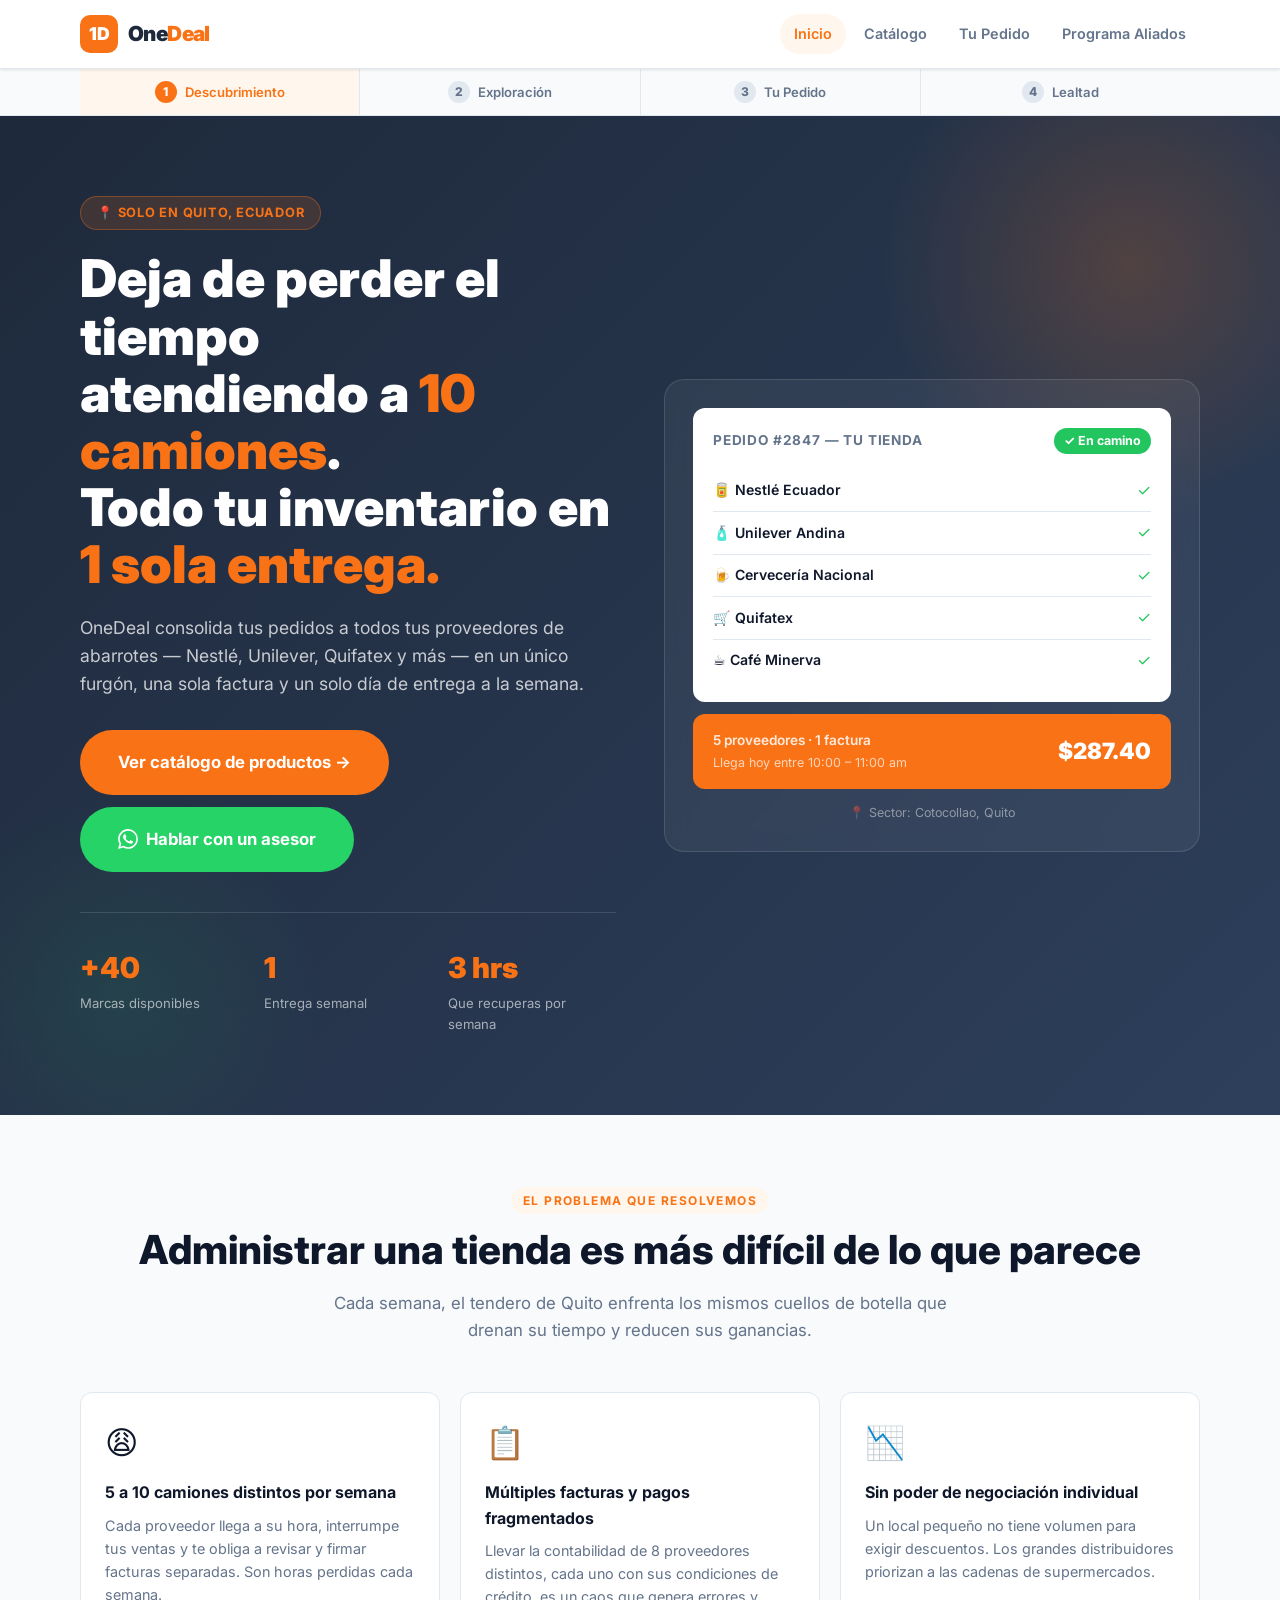
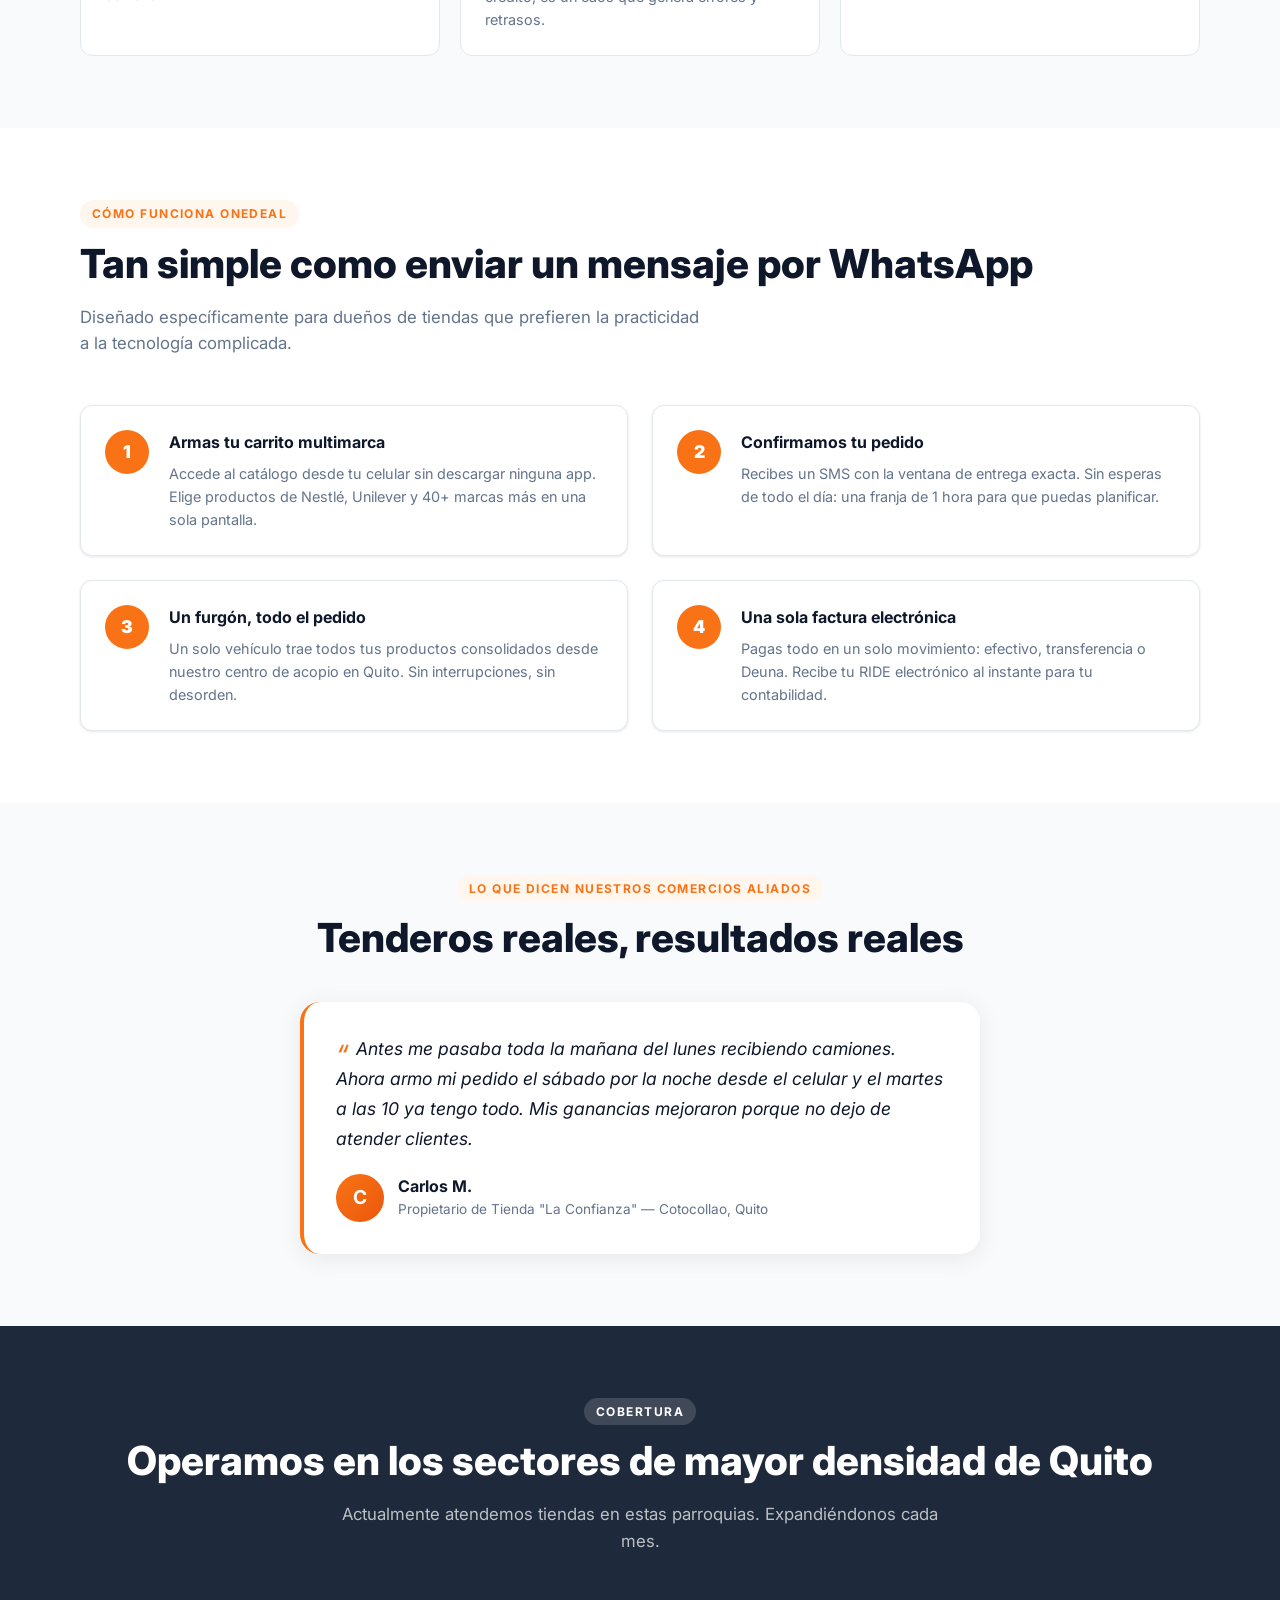
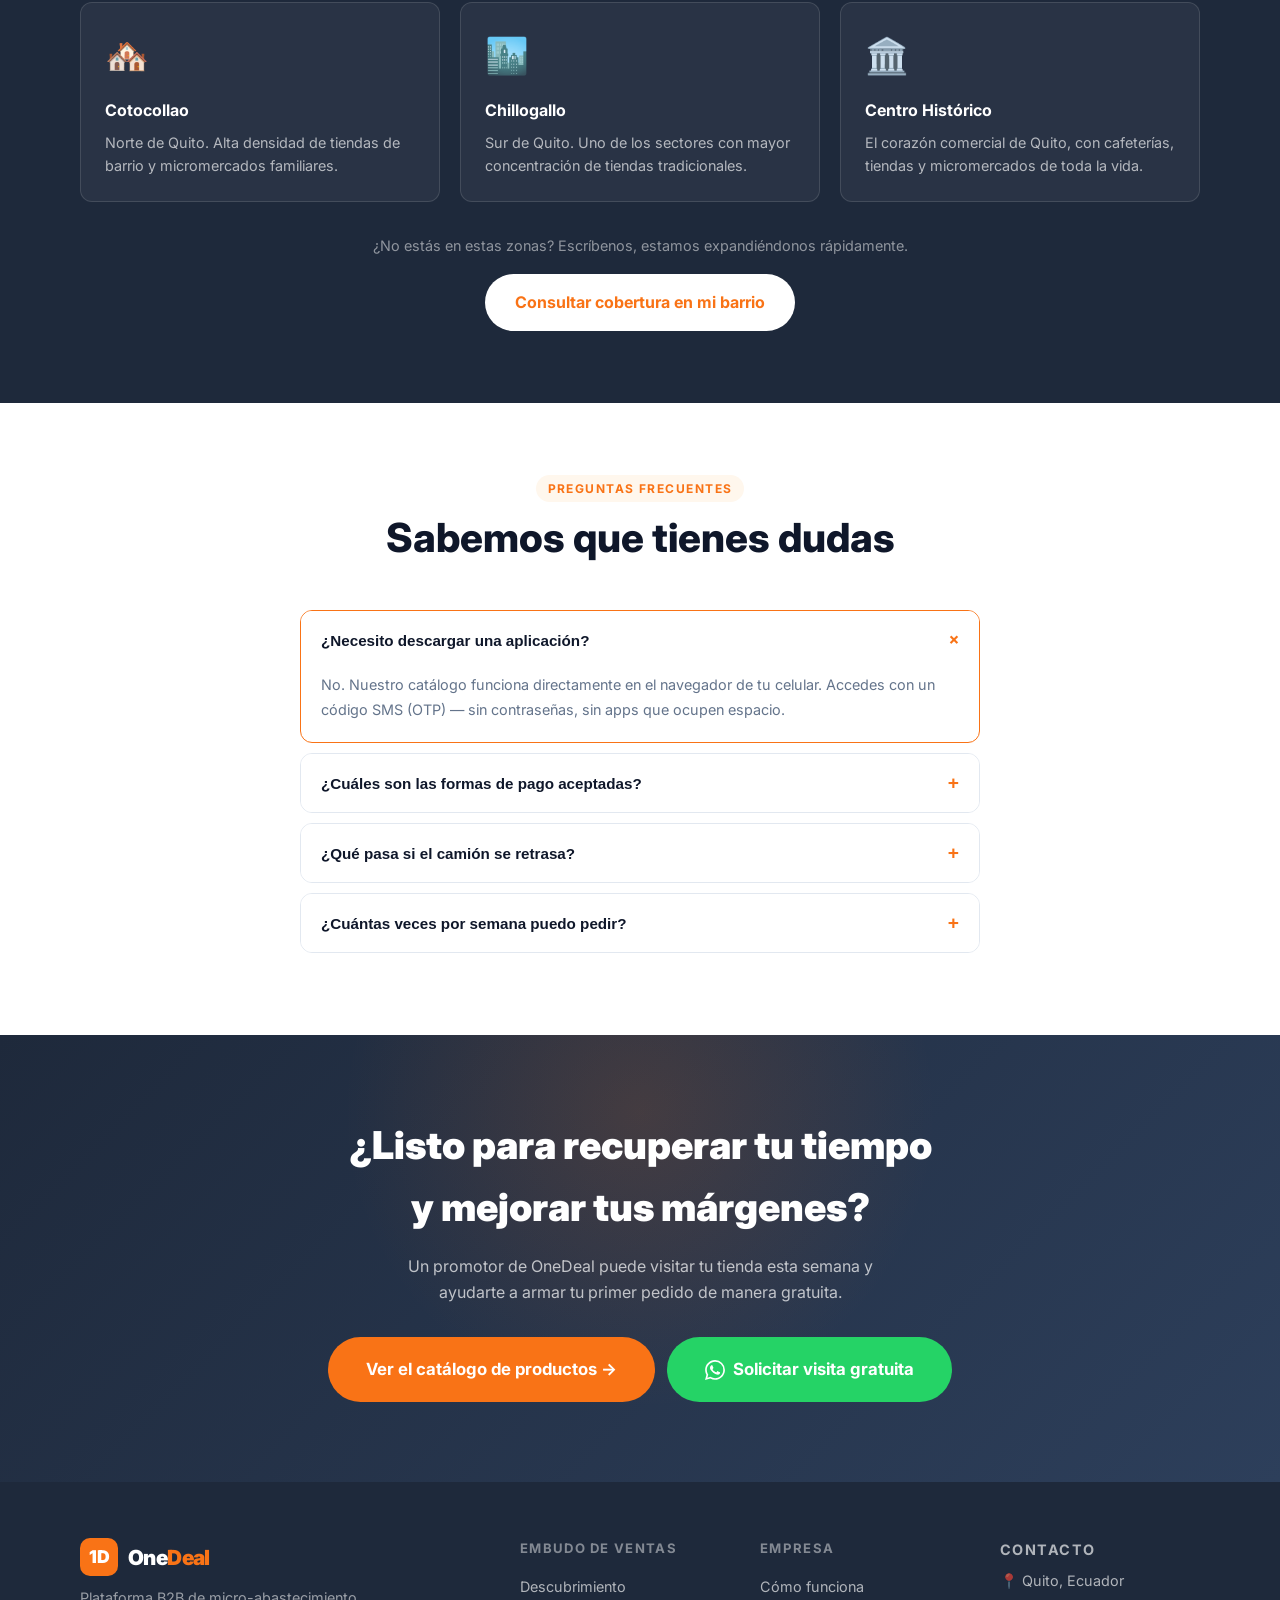
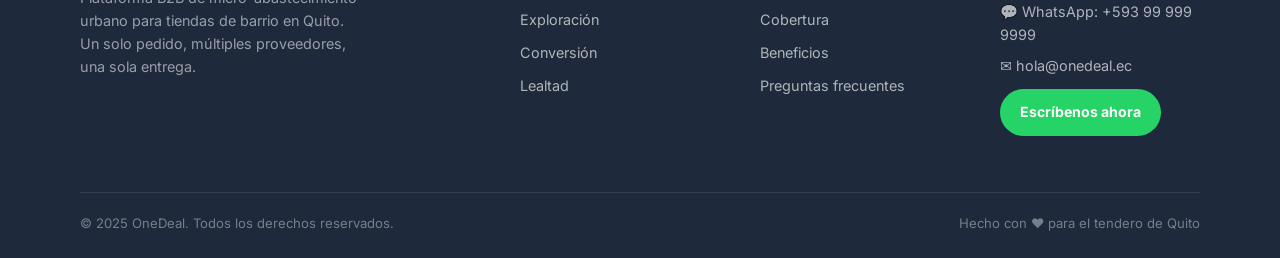
<file: index.html>
<!DOCTYPE html>
<html lang="es">
<head>
  <meta charset="UTF-8" />
  <meta name="viewport" content="width=device-width, initial-scale=1.0" />

  <!-- SEO: Título único y meta descripción — Cluster: Abastecimiento -->
  <title>OneDeal | Proveedores para Tiendas en Quito — Un Solo Pedido, Una Sola Entrega</title>
  <meta name="description" content="OneDeal centraliza tus compras a mayoristas de abarrotes en Quito. Un solo pedido, múltiples proveedores, una sola factura. Abastece tu tienda sin complicaciones. ¡Regístrate gratis!" />
  <meta name="keywords" content="proveedores para tiendas Quito, mayoristas abarrotes Ecuador, distribuidores consumo masivo, plataforma B2B tiendas barrio, abastecimiento minimarket Quito" />

  <!-- Open Graph (redes sociales) -->
  <meta property="og:type"        content="website" />
  <meta property="og:url"         content="https://onedeal-quito.github.io/index.html" />
  <meta property="og:title"       content="OneDeal | Proveedores para Tiendas en Quito" />
  <meta property="og:description" content="Un solo pedido, múltiples proveedores, una sola entrega y factura. La plataforma B2B pensada para el tendero de Quito." />
  <meta property="og:image"       content="https://onedeal-quito.github.io/img/og-cover.png" />

  <!-- Schema.org structured data -->
  <script type="application/ld+json">
  {
    "@context": "https://schema.org",
    "@type": "Organization",
    "name": "OneDeal",
    "description": "Plataforma B2B de micro-abastecimiento urbano para tiendas de barrio en Quito, Ecuador.",
    "url": "https://onedeal-quito.github.io",
    "areaServed": { "@type": "City", "name": "Quito" },
    "serviceType": "Distribución y logística de abarrotes B2B"
  }
  </script>

  <link rel="stylesheet" href="css/style.css" />
  <link rel="icon" href="data:image/svg+xml,<svg xmlns='http://www.w3.org/2000/svg' viewBox='0 0 32 32'><rect width='32' height='32' rx='8' fill='%23F97316'/><text x='50%' y='56%' dominant-baseline='middle' text-anchor='middle' fill='white' font-size='18' font-weight='900'>1D</text></svg>" />
  <link rel="preconnect" href="https://fonts.googleapis.com" />
  <link rel="preconnect" href="https://fonts.gstatic.com" crossorigin />
  <link href="https://fonts.googleapis.com/css2?family=Inter:wght@400;600;700;800;900&display=swap" rel="stylesheet" />
</head>
<body>

  <!-- ===================== NAVBAR ===================== -->
  <nav class="navbar" aria-label="Navegación principal">
    <div class="container">
      <div class="navbar__inner">

        <!-- Logo -->
        <a href="index.html" class="navbar__logo" aria-label="OneDeal — ir al inicio">
          <div class="logo-mark" aria-hidden="true">1D</div>
          <span class="logo-text">One<span>Deal</span></span>
        </a>

        <!-- Desktop links -->
        <div class="navbar__links" role="navigation">
          <a href="index.html" class="active">Inicio</a>
          <a href="catalogo.html">Catálogo</a>
          <a href="pedido.html">Tu Pedido</a>
          <a href="aliados.html">Programa Aliados</a>
        </div>

        <!-- Desktop CTA -->
        <div style="display:none" class="navbar__links">
        </div>
        <a href="https://wa.me/593999999999?text=Hola%2C+quiero+info+de+OneDeal" target="_blank" rel="noopener" class="btn btn--whatsapp" style="display:none" id="navCtaDesktop">
          <svg width="18" height="18" fill="currentColor" viewBox="0 0 24 24" aria-hidden="true"><path d="M17.472 14.382c-.297-.149-1.758-.867-2.03-.967-.273-.099-.471-.148-.67.15-.197.297-.767.966-.94 1.164-.173.199-.347.223-.644.075-.297-.15-1.255-.463-2.39-1.475-.883-.788-1.48-1.761-1.653-2.059-.173-.297-.018-.458.13-.606.134-.133.298-.347.446-.52.149-.174.198-.298.298-.497.099-.198.05-.371-.025-.52-.075-.149-.669-1.612-.916-2.207-.242-.579-.487-.5-.669-.51-.173-.008-.371-.01-.57-.01-.198 0-.52.074-.792.372-.272.297-1.04 1.016-1.04 2.479 0 1.462 1.065 2.875 1.213 3.074.149.198 2.096 3.2 5.077 4.487.709.306 1.262.489 1.694.625.712.227 1.36.195 1.871.118.571-.085 1.758-.719 2.006-1.413.248-.694.248-1.289.173-1.413-.074-.124-.272-.198-.57-.347m-5.421 7.403h-.004a9.87 9.87 0 01-5.031-1.378l-.361-.214-3.741.982.998-3.648-.235-.374a9.86 9.86 0 01-1.51-5.26c.001-5.45 4.436-9.884 9.888-9.884 2.64 0 5.122 1.03 6.988 2.898a9.825 9.825 0 012.893 6.994c-.003 5.45-4.437 9.884-9.885 9.884m8.413-18.297A11.815 11.815 0 0012.05 0C5.495 0 .16 5.335.157 11.892c0 2.096.547 4.142 1.588 5.945L.057 24l6.305-1.654a11.882 11.882 0 005.683 1.448h.005c6.554 0 11.89-5.335 11.893-11.893a11.821 11.821 0 00-3.48-8.413Z"/></svg>
          WhatsApp
        </a>

        <!-- Mobile hamburger -->
        <button class="navbar__hamburger" id="hamburgerBtn" aria-label="Abrir menú" aria-expanded="false" aria-controls="mobileMenu">
          <span></span><span></span><span></span>
        </button>

      </div>
    </div>

    <!-- Mobile menu -->
    <div class="navbar__mobile" id="mobileMenu" role="navigation" aria-label="Menú móvil">
      <a href="index.html" class="active">🏠 Inicio</a>
      <a href="catalogo.html">🛒 Catálogo</a>
      <a href="pedido.html">📦 Tu Pedido</a>
      <a href="aliados.html">⭐ Programa Aliados</a>
      <a href="https://wa.me/593999999999?text=Hola%2C+quiero+info+de+OneDeal" target="_blank" rel="noopener" style="color:#25D366">
        💬 Escríbenos por WhatsApp
      </a>
    </div>
  </nav>

  <!-- ===================== FUNNEL BANNER ===================== -->
  <div class="funnel-banner" aria-label="Etapas del proceso OneDeal" role="navigation">
    <div class="funnel-banner__inner container">
      <div class="funnel-banner__step active">
        <a href="index.html" aria-label="Etapa 1: Descubrimiento"></a>
        <span class="step-num">1</span>
        Descubrimiento
      </div>
      <div class="funnel-banner__step">
        <a href="catalogo.html" aria-label="Etapa 2: Exploración del catálogo"></a>
        <span class="step-num">2</span>
        Exploración
      </div>
      <div class="funnel-banner__step">
        <a href="pedido.html" aria-label="Etapa 3: Pedido y entrega"></a>
        <span class="step-num">3</span>
        Tu Pedido
      </div>
      <div class="funnel-banner__step">
        <a href="aliados.html" aria-label="Etapa 4: Programa de lealtad"></a>
        <span class="step-num">4</span>
        Lealtad
      </div>
    </div>
  </div>

  <!-- ===================== HERO ===================== -->
  <header class="hero" id="inicio">
    <div class="container">
      <div class="hero__inner">

        <!-- Copy -->
        <div class="hero__copy">
          <div class="hero__badge" aria-label="Disponible solo en Quito">
            📍 Solo en Quito, Ecuador
          </div>

          <h1 class="hero__title">
            Deja de perder el tiempo<br/>
            atendiendo a <span class="highlight">10 camiones</span>.<br/>
            Todo tu inventario en<br/>
            <span class="highlight">1 sola entrega.</span>
          </h1>

          <p class="hero__desc">
            OneDeal consolida tus pedidos a todos tus proveedores de abarrotes —
            Nestlé, Unilever, Quifatex y más — en un único furgón, una sola factura
            y un solo día de entrega a la semana.
          </p>

          <div class="hero__ctas">
            <a href="catalogo.html" class="btn btn--primary btn--lg">
              Ver catálogo de productos →
            </a>
            <a href="https://wa.me/593999999999?text=Quiero+conocer+OneDeal" target="_blank" rel="noopener" class="btn btn--whatsapp btn--lg">
              <svg width="20" height="20" fill="currentColor" viewBox="0 0 24 24" aria-hidden="true"><path d="M17.472 14.382c-.297-.149-1.758-.867-2.03-.967-.273-.099-.471-.148-.67.15-.197.297-.767.966-.94 1.164-.173.199-.347.223-.644.075-.297-.15-1.255-.463-2.39-1.475-.883-.788-1.48-1.761-1.653-2.059-.173-.297-.018-.458.13-.606.134-.133.298-.347.446-.52.149-.174.198-.298.298-.497.099-.198.05-.371-.025-.52-.075-.149-.669-1.612-.916-2.207-.242-.579-.487-.5-.669-.51-.173-.008-.371-.01-.57-.01-.198 0-.52.074-.792.372-.272.297-1.04 1.016-1.04 2.479 0 1.462 1.065 2.875 1.213 3.074.149.198 2.096 3.2 5.077 4.487.709.306 1.262.489 1.694.625.712.227 1.36.195 1.871.118.571-.085 1.758-.719 2.006-1.413.248-.694.248-1.289.173-1.413-.074-.124-.272-.198-.57-.347m-5.421 7.403h-.004a9.87 9.87 0 01-5.031-1.378l-.361-.214-3.741.982.998-3.648-.235-.374a9.86 9.86 0 01-1.51-5.26c.001-5.45 4.436-9.884 9.888-9.884 2.64 0 5.122 1.03 6.988 2.898a9.825 9.825 0 012.893 6.994c-.003 5.45-4.437 9.884-9.885 9.884m8.413-18.297A11.815 11.815 0 0012.05 0C5.495 0 .16 5.335.157 11.892c0 2.096.547 4.142 1.588 5.945L.057 24l6.305-1.654a11.882 11.882 0 005.683 1.448h.005c6.554 0 11.89-5.335 11.893-11.893a11.821 11.821 0 00-3.48-8.413Z"/></svg>
              Hablar con un asesor
            </a>
          </div>

          <!-- Stats -->
          <div class="hero__stats">
            <div>
              <div class="hero__stat-value">+40</div>
              <div class="hero__stat-label">Marcas disponibles</div>
            </div>
            <div>
              <div class="hero__stat-value">1</div>
              <div class="hero__stat-label">Entrega semanal</div>
            </div>
            <div>
              <div class="hero__stat-value">3 hrs</div>
              <div class="hero__stat-label">Que recuperas por semana</div>
            </div>
          </div>
        </div>

        <!-- Visual / Mock order card -->
        <div class="hero__visual" aria-label="Ejemplo de pedido OneDeal consolidado">
          <div class="hero-card">
            <div class="hero-card__header">
              <span class="hero-card__title">Pedido #2847 — Tu Tienda</span>
              <span class="hero-card__badge">✓ En camino</span>
            </div>
            <div class="supplier-row">
              <span class="supplier-name">🥫 Nestlé Ecuador</span>
              <span class="supplier-check">✓</span>
            </div>
            <div class="supplier-row">
              <span class="supplier-name">🧴 Unilever Andina</span>
              <span class="supplier-check">✓</span>
            </div>
            <div class="supplier-row">
              <span class="supplier-name">🍺 Cervecería Nacional</span>
              <span class="supplier-check">✓</span>
            </div>
            <div class="supplier-row">
              <span class="supplier-name">🛒 Quifatex</span>
              <span class="supplier-check">✓</span>
            </div>
            <div class="supplier-row">
              <span class="supplier-name">☕ Café Minerva</span>
              <span class="supplier-check">✓</span>
            </div>
          </div>
          <div class="hero-summary">
            <div>
              <div class="hero-summary__label">5 proveedores · 1 factura</div>
              <div style="font-size:0.78rem;opacity:0.7;margin-top:2px;">Llega hoy entre 10:00 – 11:00 am</div>
            </div>
            <div class="hero-summary__value">$287.40</div>
          </div>
          <p style="font-size:0.78rem;color:rgba(255,255,255,0.45);text-align:center;margin-top:14px;">
            📍 Sector: Cotocollao, Quito
          </p>
        </div>

      </div>
    </div>
  </header>

  <!-- ===================== PROBLEMA ===================== -->
  <section class="section section--light" aria-labelledby="problema-heading">
    <div class="container">
      <div class="text-center" style="margin-bottom:48px">
        <span class="section-label">El problema que resolvemos</span>
        <h2 class="section-title" id="problema-heading">
          Administrar una tienda es más difícil de lo que parece
        </h2>
        <p class="section-subtitle">
          Cada semana, el tendero de Quito enfrenta los mismos cuellos de botella
          que drenan su tiempo y reducen sus ganancias.
        </p>
      </div>

      <div class="problem-grid" role="list">

        <article class="problem-card" role="listitem">
          <div class="problem-icon" aria-hidden="true">😩</div>
          <h3 class="problem-title">5 a 10 camiones distintos por semana</h3>
          <p class="problem-desc">
            Cada proveedor llega a su hora, interrumpe tus ventas y te obliga a revisar
            y firmar facturas separadas. Son horas perdidas cada semana.
          </p>
        </article>

        <article class="problem-card" role="listitem">
          <div class="problem-icon" aria-hidden="true">📋</div>
          <h3 class="problem-title">Múltiples facturas y pagos fragmentados</h3>
          <p class="problem-desc">
            Llevar la contabilidad de 8 proveedores distintos, cada uno con sus
            condiciones de crédito, es un caos que genera errores y retrasos.
          </p>
        </article>

        <article class="problem-card" role="listitem">
          <div class="problem-icon" aria-hidden="true">📉</div>
          <h3 class="problem-title">Sin poder de negociación individual</h3>
          <p class="problem-desc">
            Un local pequeño no tiene volumen para exigir descuentos. Los grandes
            distribuidores priorizan a las cadenas de supermercados.
          </p>
        </article>

      </div>
    </div>
  </section>

  <!-- ===================== CÓMO FUNCIONA ===================== -->
  <section class="section" aria-labelledby="como-funciona-heading">
    <div class="container">
      <div style="margin-bottom:48px">
        <span class="section-label">Cómo funciona OneDeal</span>
        <h2 class="section-title" id="como-funciona-heading">
          Tan simple como enviar un mensaje por WhatsApp
        </h2>
        <p class="section-subtitle">
          Diseñado específicamente para dueños de tiendas que prefieren la practicidad
          a la tecnología complicada.
        </p>
      </div>

      <div class="steps-grid">
        <div class="step-card">
          <div class="step-num" aria-hidden="true">1</div>
          <div>
            <h3 class="step-content-title">Armas tu carrito multimarca</h3>
            <p class="step-content-desc">
              Accede al catálogo desde tu celular sin descargar ninguna app.
              Elige productos de Nestlé, Unilever y 40+ marcas más en una sola pantalla.
            </p>
          </div>
        </div>

        <div class="step-card">
          <div class="step-num" aria-hidden="true">2</div>
          <div>
            <h3 class="step-content-title">Confirmamos tu pedido</h3>
            <p class="step-content-desc">
              Recibes un SMS con la ventana de entrega exacta. Sin esperas de todo el día:
              una franja de 1 hora para que puedas planificar.
            </p>
          </div>
        </div>

        <div class="step-card">
          <div class="step-num" aria-hidden="true">3</div>
          <div>
            <h3 class="step-content-title">Un furgón, todo el pedido</h3>
            <p class="step-content-desc">
              Un solo vehículo trae todos tus productos consolidados desde nuestro
              centro de acopio en Quito. Sin interrupciones, sin desorden.
            </p>
          </div>
        </div>

        <div class="step-card">
          <div class="step-num" aria-hidden="true">4</div>
          <div>
            <h3 class="step-content-title">Una sola factura electrónica</h3>
            <p class="step-content-desc">
              Pagas todo en un solo movimiento: efectivo, transferencia o Deuna.
              Recibe tu RIDE electrónico al instante para tu contabilidad.
            </p>
          </div>
        </div>
      </div>
    </div>
  </section>

  <!-- ===================== TESTIMONIAL ===================== -->
  <section class="section section--light" aria-labelledby="testimonio-heading">
    <div class="container">
      <div class="text-center" style="margin-bottom:40px">
        <span class="section-label">Lo que dicen nuestros comercios aliados</span>
        <h2 class="section-title" id="testimonio-heading">Tenderos reales, resultados reales</h2>
      </div>
      <div class="testimonial">
        <p class="testimonial__text">
          Antes me pasaba toda la mañana del lunes recibiendo camiones. Ahora armo
          mi pedido el sábado por la noche desde el celular y el martes a las 10
          ya tengo todo. Mis ganancias mejoraron porque no dejo de atender clientes.
        </p>
        <div class="testimonial__author">
          <div class="testimonial__avatar" aria-hidden="true">C</div>
          <div>
            <div class="testimonial__name">Carlos M.</div>
            <div class="testimonial__role">Propietario de Tienda "La Confianza" — Cotocollao, Quito</div>
          </div>
        </div>
      </div>
    </div>
  </section>

  <!-- ===================== COBERTURAS ===================== -->
  <section class="section section--dark" aria-labelledby="cobertura-heading">
    <div class="container">
      <div class="text-center" style="margin-bottom:48px">
        <span class="section-label">Cobertura</span>
        <h2 class="section-title" id="cobertura-heading">
          Operamos en los sectores de mayor densidad de Quito
        </h2>
        <p class="section-subtitle">
          Actualmente atendemos tiendas en estas parroquias. Expandiéndonos cada mes.
        </p>
      </div>
      <div class="features-grid">
        <div class="feature-card">
          <div class="feature-icon" aria-hidden="true">🏘️</div>
          <h3 class="feature-title">Cotocollao</h3>
          <p class="feature-desc">Norte de Quito. Alta densidad de tiendas de barrio y micromercados familiares.</p>
        </div>
        <div class="feature-card">
          <div class="feature-icon" aria-hidden="true">🏙️</div>
          <h3 class="feature-title">Chillogallo</h3>
          <p class="feature-desc">Sur de Quito. Uno de los sectores con mayor concentración de tiendas tradicionales.</p>
        </div>
        <div class="feature-card">
          <div class="feature-icon" aria-hidden="true">🏛️</div>
          <h3 class="feature-title">Centro Histórico</h3>
          <p class="feature-desc">El corazón comercial de Quito, con cafeterías, tiendas y micromercados de toda la vida.</p>
        </div>
      </div>
      <div style="text-align:center;margin-top:32px">
        <p style="font-size:0.9rem;color:rgba(255,255,255,0.50);margin-bottom:16px">
          ¿No estás en estas zonas? Escríbenos, estamos expandiéndonos rápidamente.
        </p>
        <a href="https://wa.me/593999999999?text=Quiero+saber+si+OneDeal+llega+a+mi+sector" target="_blank" rel="noopener" class="btn btn--white">
          Consultar cobertura en mi barrio
        </a>
      </div>
    </div>
  </section>

  <!-- ===================== FAQ ===================== -->
  <section class="section" aria-labelledby="faq-heading">
    <div class="container">
      <div class="text-center" style="margin-bottom:48px">
        <span class="section-label">Preguntas frecuentes</span>
        <h2 class="section-title" id="faq-heading">Sabemos que tienes dudas</h2>
      </div>
      <div style="max-width:680px;margin:0 auto">

        <div class="accordion-item open">
          <button class="accordion-btn" aria-expanded="true">
            ¿Necesito descargar una aplicación?
            <span class="accordion-icon" aria-hidden="true">+</span>
          </button>
          <div class="accordion-body">
            <p>No. Nuestro catálogo funciona directamente en el navegador de tu celular. Accedes con un código SMS (OTP) — sin contraseñas, sin apps que ocupen espacio.</p>
          </div>
        </div>

        <div class="accordion-item">
          <button class="accordion-btn" aria-expanded="false">
            ¿Cuáles son las formas de pago aceptadas?
            <span class="accordion-icon" aria-hidden="true">+</span>
          </button>
          <div class="accordion-body">
            <p>Aceptamos efectivo al momento de la entrega, transferencias bancarias, y billeteras digitales como Deuna y De Una. También ofrecemos línea de crédito de 7 días para comercios aliados.</p>
          </div>
        </div>

        <div class="accordion-item">
          <button class="accordion-btn" aria-expanded="false">
            ¿Qué pasa si el camión se retrasa?
            <span class="accordion-icon" aria-hidden="true">+</span>
          </button>
          <div class="accordion-body">
            <p>Recibirás una notificación proactiva si hay algún cambio en tu ventana de entrega. Nuestro compromiso es cumplir la franja de 1 hora que confirmamos. En caso de falla, tienes contacto directo con el coordinador de zona por WhatsApp.</p>
          </div>
        </div>

        <div class="accordion-item">
          <button class="accordion-btn" aria-expanded="false">
            ¿Cuántas veces por semana puedo pedir?
            <span class="accordion-icon" aria-hidden="true">+</span>
          </button>
          <div class="accordion-body">
            <p>Puedes realizar pedidos de 2 a 3 veces por semana, dependiendo de tu zona. Nuestro sistema también puede sugerirte pedidos automáticos basados en el historial de ventas de tu local.</p>
          </div>
        </div>

      </div>
    </div>
  </section>

  <!-- ===================== CTA FINAL ===================== -->
  <section class="cta-section" aria-labelledby="cta-heading">
    <div class="container">
      <h2 class="cta-title" id="cta-heading">
        ¿Listo para recuperar tu tiempo<br/>y mejorar tus márgenes?
      </h2>
      <p class="cta-subtitle">
        Un promotor de OneDeal puede visitar tu tienda esta semana y ayudarte
        a armar tu primer pedido de manera gratuita.
      </p>
      <div class="cta-buttons">
        <a href="catalogo.html" class="btn btn--primary btn--lg">
          Ver el catálogo de productos →
        </a>
        <a href="https://wa.me/593999999999?text=Quiero+que+un+promotor+visite+mi+tienda" target="_blank" rel="noopener" class="btn btn--whatsapp btn--lg">
          <svg width="20" height="20" fill="currentColor" viewBox="0 0 24 24" aria-hidden="true"><path d="M17.472 14.382c-.297-.149-1.758-.867-2.03-.967-.273-.099-.471-.148-.67.15-.197.297-.767.966-.94 1.164-.173.199-.347.223-.644.075-.297-.15-1.255-.463-2.39-1.475-.883-.788-1.48-1.761-1.653-2.059-.173-.297-.018-.458.13-.606.134-.133.298-.347.446-.52.149-.174.198-.298.298-.497.099-.198.05-.371-.025-.52-.075-.149-.669-1.612-.916-2.207-.242-.579-.487-.5-.669-.51-.173-.008-.371-.01-.57-.01-.198 0-.52.074-.792.372-.272.297-1.04 1.016-1.04 2.479 0 1.462 1.065 2.875 1.213 3.074.149.198 2.096 3.2 5.077 4.487.709.306 1.262.489 1.694.625.712.227 1.36.195 1.871.118.571-.085 1.758-.719 2.006-1.413.248-.694.248-1.289.173-1.413-.074-.124-.272-.198-.57-.347m-5.421 7.403h-.004a9.87 9.87 0 01-5.031-1.378l-.361-.214-3.741.982.998-3.648-.235-.374a9.86 9.86 0 01-1.51-5.26c.001-5.45 4.436-9.884 9.888-9.884 2.64 0 5.122 1.03 6.988 2.898a9.825 9.825 0 012.893 6.994c-.003 5.45-4.437 9.884-9.885 9.884m8.413-18.297A11.815 11.815 0 0012.05 0C5.495 0 .16 5.335.157 11.892c0 2.096.547 4.142 1.588 5.945L.057 24l6.305-1.654a11.882 11.882 0 005.683 1.448h.005c6.554 0 11.89-5.335 11.893-11.893a11.821 11.821 0 00-3.48-8.413Z"/></svg>
          Solicitar visita gratuita
        </a>
      </div>
    </div>
  </section>

  <!-- ===================== FOOTER ===================== -->
  <footer>
    <div class="container">
      <div class="footer__grid">
        <div class="footer__brand">
          <a href="index.html" class="navbar__logo" aria-label="OneDeal inicio">
            <div class="logo-mark" aria-hidden="true">1D</div>
            <span class="logo-text" style="color:#fff">One<span>Deal</span></span>
          </a>
          <p class="footer__tagline">
            Plataforma B2B de micro-abastecimiento urbano para tiendas de barrio en Quito.
            Un solo pedido, múltiples proveedores, una sola entrega.
          </p>
        </div>

        <div>
          <p class="footer__heading">Embudo de ventas</p>
          <nav class="footer__links" aria-label="Etapas del embudo">
            <a href="index.html">Descubrimiento</a>
            <a href="catalogo.html">Exploración</a>
            <a href="pedido.html">Conversión</a>
            <a href="aliados.html">Lealtad</a>
          </nav>
        </div>

        <div>
          <p class="footer__heading">Empresa</p>
          <nav class="footer__links">
            <a href="#como-funciona-heading">Cómo funciona</a>
            <a href="#cobertura-heading">Cobertura</a>
            <a href="aliados.html#beneficios">Beneficios</a>
            <a href="#faq-heading">Preguntas frecuentes</a>
          </nav>
        </div>

        <div class="footer__contact">
          <p class="footer__heading">Contacto</p>
          <p>📍 Quito, Ecuador</p>
          <p>💬 WhatsApp: +593 99 999 9999</p>
          <p>✉️ hola@onedeal.ec</p>
          <p style="margin-top:12px">
            <a href="https://wa.me/593999999999" target="_blank" rel="noopener" class="btn btn--whatsapp" style="padding:10px 18px;font-size:0.88rem">
              Escríbenos ahora
            </a>
          </p>
        </div>
      </div>

      <div class="footer__bottom">
        <span>© 2025 OneDeal. Todos los derechos reservados.</span>
        <span>Hecho con ❤️ para el tendero de Quito</span>
      </div>
    </div>
  </footer>

  <script src="js/main.js"></script>
</body>
</html>
</file>
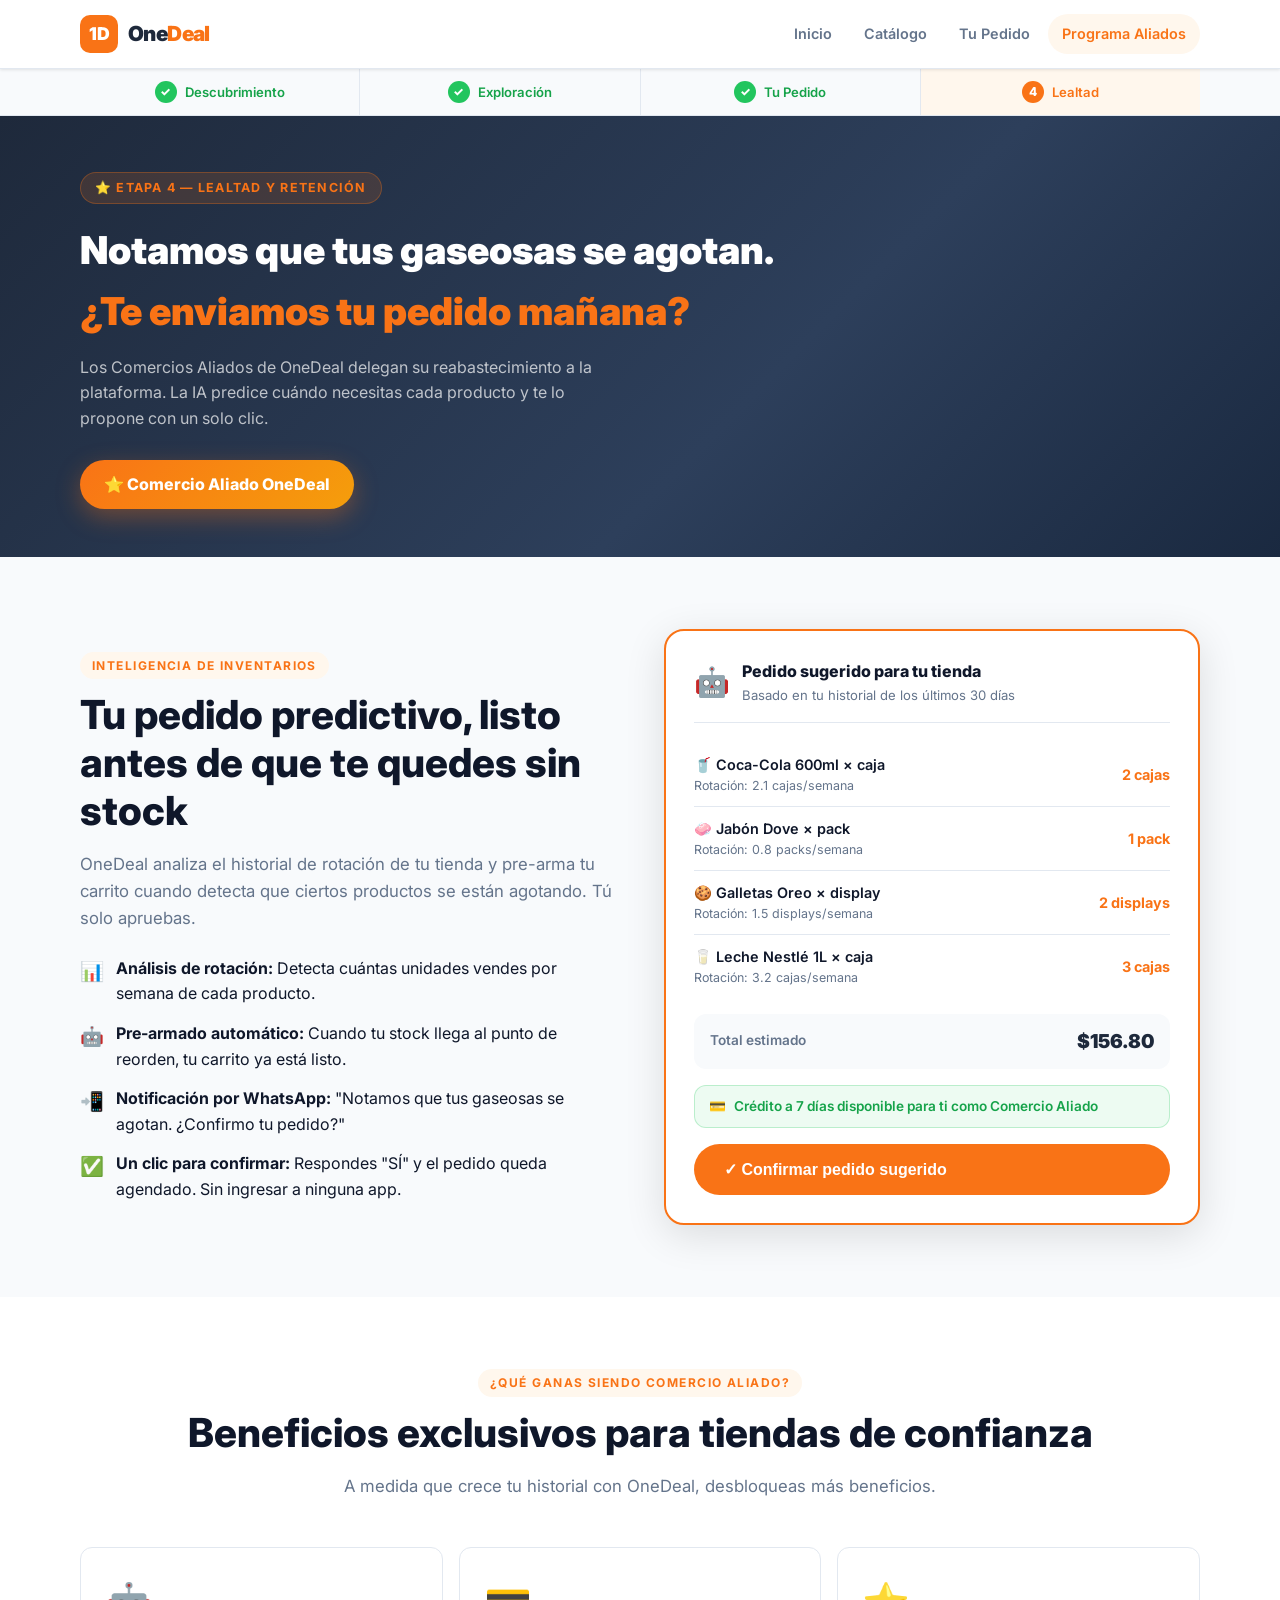
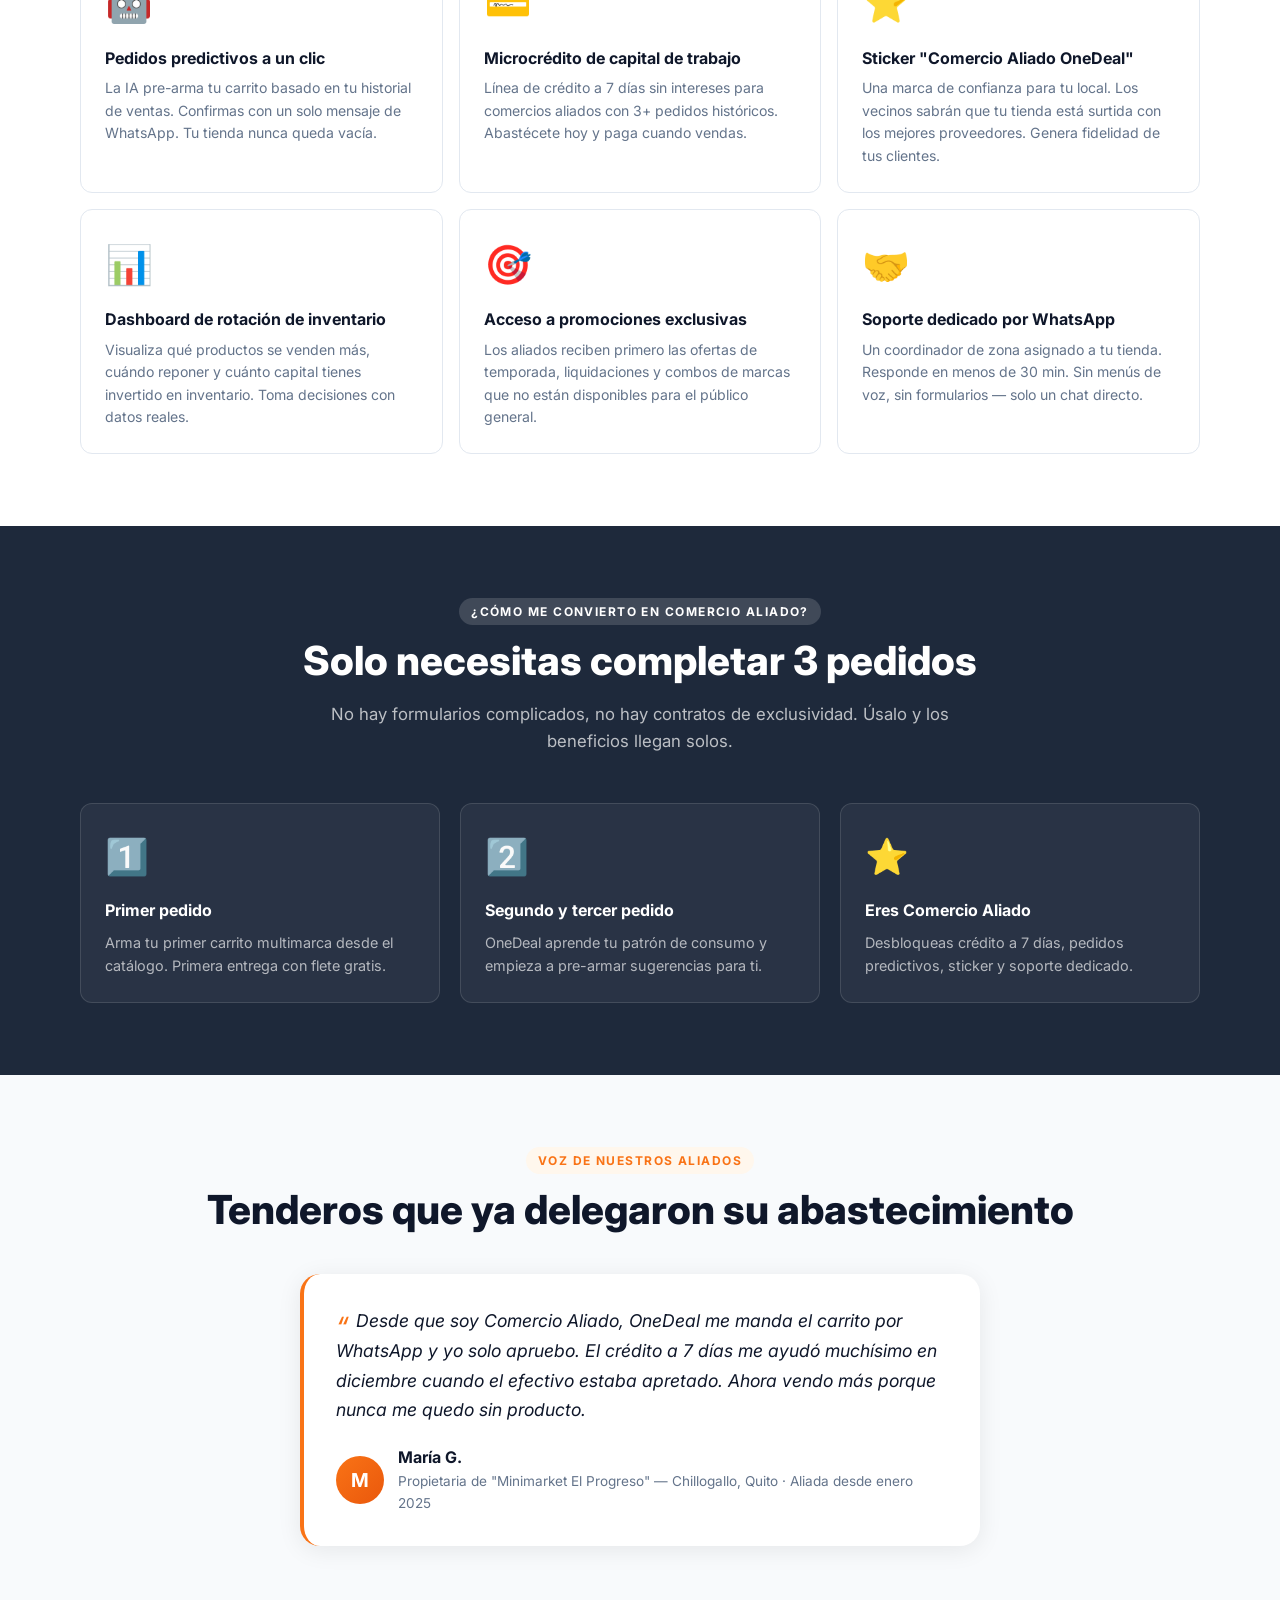
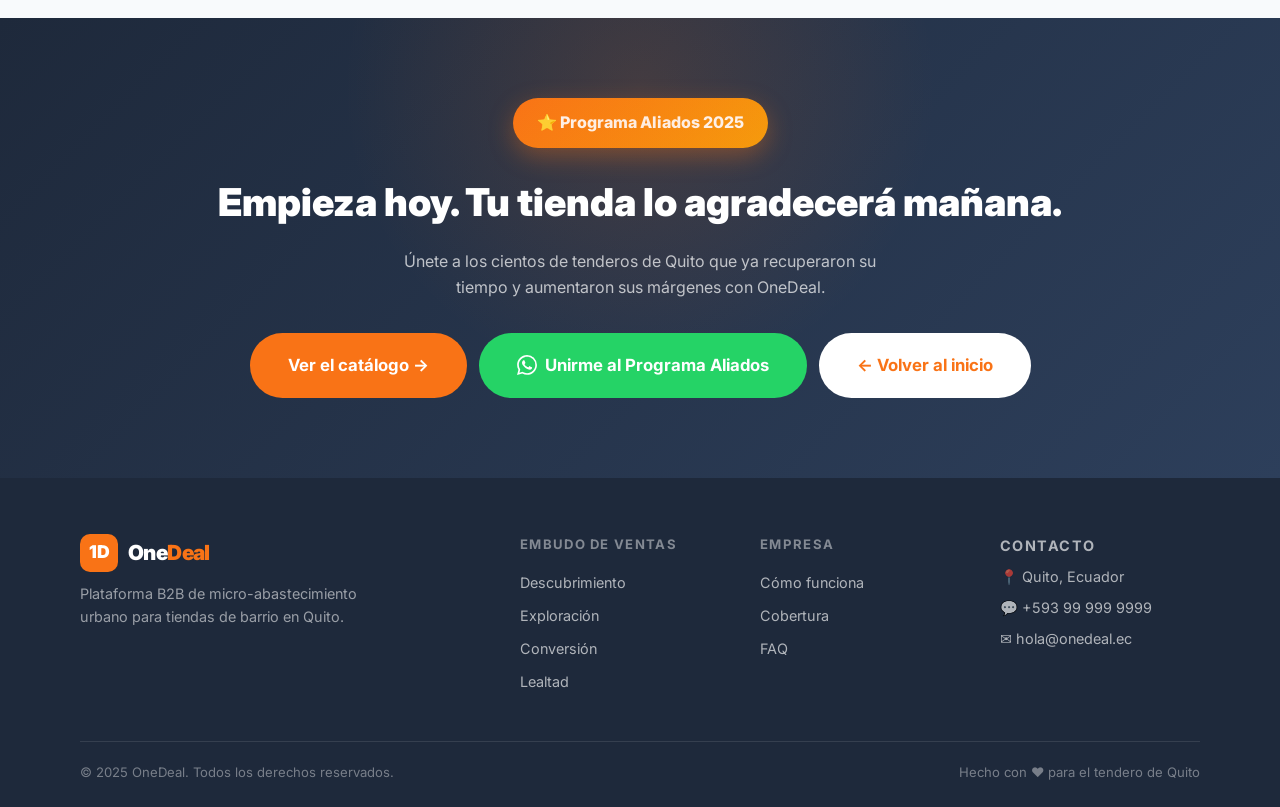
<file: aliados.html>
<!DOCTYPE html>
<html lang="es">
<head>
  <meta charset="UTF-8" />
  <meta name="viewport" content="width=device-width, initial-scale=1.0" />

  <!-- SEO: Aliados/Lealtad — Cluster: Gestión de Micronegocios -->
  <title>Programa Aliados OneDeal | Cómo Administrar y Mejorar Ganancias de tu Minimarket</title>
  <meta name="description" content="Únete al Programa Aliados de OneDeal. Pedidos predictivos, microcrédito de capital de trabajo a 7 días, sticker de Comercio Aliado y mucho más. Mejora las ganancias de tu tienda en Quito." />
  <meta name="keywords" content="cómo administrar tienda de barrio, mejorar ganancias minimarket Ecuador, microcrédito para tiendas Quito, programa fidelidad tenderos, pedidos automáticos tienda barrio, gestión inventario minimarket" />

  <meta property="og:type"        content="website" />
  <meta property="og:url"         content="https://onedeal-quito.github.io/aliados.html" />
  <meta property="og:title"       content="Programa Aliados OneDeal | Pedidos Inteligentes y Crédito para tu Tienda" />
  <meta property="og:description" content="Automatiza el reabastecimiento de tu tienda. Crédito a 7 días. Pedidos pre-armados por IA. Sé un Comercio Aliado OneDeal." />

  <script type="application/ld+json">
  {
    "@context": "https://schema.org",
    "@type": "WebPage",
    "name": "Programa Aliados — OneDeal",
    "description": "Programa de lealtad B2B para tiendas de barrio y minimarkets en Quito. Incluye pedidos predictivos, microcrédito y beneficios exclusivos.",
    "breadcrumb": {
      "@type": "BreadcrumbList",
      "itemListElement": [
        { "@type": "ListItem", "position": 1, "name": "Inicio",   "item": "https://onedeal-quito.github.io/" },
        { "@type": "ListItem", "position": 2, "name": "Programa Aliados", "item": "https://onedeal-quito.github.io/aliados.html" }
      ]
    }
  }
  </script>

  <link rel="stylesheet" href="css/style.css" />
  <link rel="icon" href="data:image/svg+xml,<svg xmlns='http://www.w3.org/2000/svg' viewBox='0 0 32 32'><rect width='32' height='32' rx='8' fill='%23F97316'/><text x='50%' y='56%' dominant-baseline='middle' text-anchor='middle' fill='white' font-size='18' font-weight='900'>1D</text></svg>" />
  <link href="https://fonts.googleapis.com/css2?family=Inter:wght@400;600;700;800;900&display=swap" rel="stylesheet" />
</head>
<body>

  <!-- ===================== NAVBAR ===================== -->
  <nav class="navbar" aria-label="Navegación principal">
    <div class="container">
      <div class="navbar__inner">
        <a href="index.html" class="navbar__logo" aria-label="OneDeal inicio">
          <div class="logo-mark" aria-hidden="true">1D</div>
          <span class="logo-text">One<span>Deal</span></span>
        </a>
        <div class="navbar__links">
          <a href="index.html">Inicio</a>
          <a href="catalogo.html">Catálogo</a>
          <a href="pedido.html">Tu Pedido</a>
          <a href="aliados.html" class="active">Programa Aliados</a>
        </div>
        <button class="navbar__hamburger" id="hamburgerBtn" aria-label="Abrir menú" aria-expanded="false" aria-controls="mobileMenu">
          <span></span><span></span><span></span>
        </button>
      </div>
    </div>
    <div class="navbar__mobile" id="mobileMenu" role="navigation">
      <a href="index.html">🏠 Inicio</a>
      <a href="catalogo.html">🛒 Catálogo</a>
      <a href="pedido.html">📦 Tu Pedido</a>
      <a href="aliados.html" class="active">⭐ Programa Aliados</a>
      <a href="https://wa.me/593999999999" target="_blank" rel="noopener" style="color:#25D366">💬 WhatsApp</a>
    </div>
  </nav>

  <!-- ===================== FUNNEL BANNER ===================== -->
  <div class="funnel-banner" aria-label="Etapa actual: Lealtad" role="navigation">
    <div class="funnel-banner__inner container">
      <div class="funnel-banner__step done">
        <a href="index.html"></a><span class="step-num">✓</span> Descubrimiento
      </div>
      <div class="funnel-banner__step done">
        <a href="catalogo.html"></a><span class="step-num">✓</span> Exploración
      </div>
      <div class="funnel-banner__step done">
        <a href="pedido.html"></a><span class="step-num">✓</span> Tu Pedido
      </div>
      <div class="funnel-banner__step active">
        <a href="aliados.html"></a><span class="step-num">4</span> Lealtad
      </div>
    </div>
  </div>

  <!-- ===================== PAGE HEADER ===================== -->
  <header class="page-header" id="aliados-top" style="background:linear-gradient(135deg,#1E293B 0%,#2D3F5B 60%,#1A2940 100%)">
    <div class="container">
      <div class="page-header__eyebrow">
        ⭐ Etapa 4 — Lealtad y Retención
      </div>
      <h1 class="page-header__title">
        Notamos que tus gaseosas se agotan.<br/>
        <span style="color:var(--primary)">¿Te enviamos tu pedido mañana?</span>
      </h1>
      <p class="page-header__desc">
        Los Comercios Aliados de OneDeal delegan su reabastecimiento a la plataforma.
        La IA predice cuándo necesitas cada producto y te lo propone con un solo clic.
      </p>
      <div style="margin-top:28px">
        <div class="loyalty-badge" aria-label="Insignia de Comercio Aliado OneDeal">
          ⭐ Comercio Aliado OneDeal
        </div>
      </div>
    </div>
  </header>

  <!-- ===================== SMART ORDER DEMO ===================== -->
  <section class="section section--light" aria-labelledby="smart-heading">
    <div class="container">
      <div style="display:grid;gap:48px" class="hero__inner">

        <!-- Copy -->
        <div>
          <span class="section-label">Inteligencia de inventarios</span>
          <h2 class="section-title" id="smart-heading">
            Tu pedido predictivo, listo antes de que te quedes sin stock
          </h2>
          <p class="section-subtitle" style="margin-bottom:24px">
            OneDeal analiza el historial de rotación de tu tienda y pre-arma tu carrito
            cuando detecta que ciertos productos se están agotando. Tú solo apruebas.
          </p>

          <ul style="display:flex;flex-direction:column;gap:14px" aria-label="Cómo funciona el pedido predictivo">
            <li style="display:flex;gap:12px;align-items:flex-start">
              <span style="font-size:1.2rem;flex-shrink:0" aria-hidden="true">📊</span>
              <div>
                <strong>Análisis de rotación:</strong> Detecta cuántas unidades vendes por semana de cada producto.
              </div>
            </li>
            <li style="display:flex;gap:12px;align-items:flex-start">
              <span style="font-size:1.2rem;flex-shrink:0" aria-hidden="true">🤖</span>
              <div>
                <strong>Pre-armado automático:</strong> Cuando tu stock llega al punto de reorden, tu carrito ya está listo.
              </div>
            </li>
            <li style="display:flex;gap:12px;align-items:flex-start">
              <span style="font-size:1.2rem;flex-shrink:0" aria-hidden="true">📲</span>
              <div>
                <strong>Notificación por WhatsApp:</strong> "Notamos que tus gaseosas se agotan. ¿Confirmo tu pedido?"
              </div>
            </li>
            <li style="display:flex;gap:12px;align-items:flex-start">
              <span style="font-size:1.2rem;flex-shrink:0" aria-hidden="true">✅</span>
              <div>
                <strong>Un clic para confirmar:</strong> Respondes "SÍ" y el pedido queda agendado. Sin ingresar a ninguna app.
              </div>
            </li>
          </ul>
        </div>

        <!-- Widget de pedido inteligente -->
        <div>
          <div class="smart-order" role="region" aria-labelledby="smart-widget-heading">
            <div class="smart-order-header">
              <span class="smart-order-icon" aria-hidden="true">🤖</span>
              <div>
                <div class="smart-order-title" id="smart-widget-heading">Pedido sugerido para tu tienda</div>
                <div class="smart-order-sub">Basado en tu historial de los últimos 30 días</div>
              </div>
            </div>

            <div role="list" aria-label="Productos sugeridos">
              <div class="smart-item" role="listitem">
                <div>
                  <div class="smart-item-name">🥤 Coca-Cola 600ml × caja</div>
                  <div style="font-size:0.78rem;color:var(--text-muted)">Rotación: 2.1 cajas/semana</div>
                </div>
                <div class="smart-item-qty">2 cajas</div>
              </div>
              <div class="smart-item" role="listitem">
                <div>
                  <div class="smart-item-name">🧼 Jabón Dove × pack</div>
                  <div style="font-size:0.78rem;color:var(--text-muted)">Rotación: 0.8 packs/semana</div>
                </div>
                <div class="smart-item-qty">1 pack</div>
              </div>
              <div class="smart-item" role="listitem">
                <div>
                  <div class="smart-item-name">🍪 Galletas Oreo × display</div>
                  <div style="font-size:0.78rem;color:var(--text-muted)">Rotación: 1.5 displays/semana</div>
                </div>
                <div class="smart-item-qty">2 displays</div>
              </div>
              <div class="smart-item" role="listitem">
                <div>
                  <div class="smart-item-name">🥛 Leche Nestlé 1L × caja</div>
                  <div style="font-size:0.78rem;color:var(--text-muted)">Rotación: 3.2 cajas/semana</div>
                </div>
                <div class="smart-item-qty">3 cajas</div>
              </div>
            </div>

            <div class="smart-total" aria-label="Total del pedido sugerido">
              <span class="smart-total-label">Total estimado</span>
              <span class="smart-total-value">$156.80</span>
            </div>

            <div class="smart-credit" role="note" aria-label="Crédito a 7 días disponible">
              <span aria-hidden="true">💳</span>
              Crédito a 7 días disponible para ti como Comercio Aliado
            </div>

            <button class="btn btn--primary" style="width:100%" id="confirmOrderBtn" aria-label="Confirmar pedido sugerido">
              ✓ Confirmar pedido sugerido
            </button>
            <div id="orderConfirmNote" style="display:none;margin-top:12px;text-align:center;font-size:0.85rem;color:var(--accent-dark);font-weight:600">
              📲 Recibirás confirmación por WhatsApp en los próximos minutos.
            </div>
          </div>
        </div>

      </div>
    </div>
  </section>

  <!-- ===================== BENEFICIOS ===================== -->
  <section class="section" aria-labelledby="beneficios-heading" id="beneficios">
    <div class="container">
      <div class="text-center" style="margin-bottom:48px">
        <span class="section-label">¿Qué ganas siendo Comercio Aliado?</span>
        <h2 class="section-title" id="beneficios-heading">
          Beneficios exclusivos para tiendas de confianza
        </h2>
        <p class="section-subtitle">
          A medida que crece tu historial con OneDeal, desbloqueas más beneficios.
        </p>
      </div>

      <div class="benefit-cards" role="list" aria-label="Lista de beneficios del programa aliados">

        <article class="benefit-card" role="listitem">
          <div class="benefit-icon" aria-hidden="true">🤖</div>
          <h3 class="benefit-title">Pedidos predictivos a un clic</h3>
          <p class="benefit-desc">
            La IA pre-arma tu carrito basado en tu historial de ventas. Confirmas con
            un solo mensaje de WhatsApp. Tu tienda nunca queda vacía.
          </p>
        </article>

        <article class="benefit-card" role="listitem">
          <div class="benefit-icon" aria-hidden="true">💳</div>
          <h3 class="benefit-title">Microcrédito de capital de trabajo</h3>
          <p class="benefit-desc">
            Línea de crédito a 7 días sin intereses para comercios aliados con 3+ pedidos
            históricos. Abastécete hoy y paga cuando vendas.
          </p>
        </article>

        <article class="benefit-card" role="listitem">
          <div class="benefit-icon" aria-hidden="true">⭐</div>
          <h3 class="benefit-title">Sticker "Comercio Aliado OneDeal"</h3>
          <p class="benefit-desc">
            Una marca de confianza para tu local. Los vecinos sabrán que tu tienda
            está surtida con los mejores proveedores. Genera fidelidad de tus clientes.
          </p>
        </article>

        <article class="benefit-card" role="listitem">
          <div class="benefit-icon" aria-hidden="true">📊</div>
          <h3 class="benefit-title">Dashboard de rotación de inventario</h3>
          <p class="benefit-desc">
            Visualiza qué productos se venden más, cuándo reponer y cuánto capital
            tienes invertido en inventario. Toma decisiones con datos reales.
          </p>
        </article>

        <article class="benefit-card" role="listitem">
          <div class="benefit-icon" aria-hidden="true">🎯</div>
          <h3 class="benefit-title">Acceso a promociones exclusivas</h3>
          <p class="benefit-desc">
            Los aliados reciben primero las ofertas de temporada, liquidaciones y
            combos de marcas que no están disponibles para el público general.
          </p>
        </article>

        <article class="benefit-card" role="listitem">
          <div class="benefit-icon" aria-hidden="true">🤝</div>
          <h3 class="benefit-title">Soporte dedicado por WhatsApp</h3>
          <p class="benefit-desc">
            Un coordinador de zona asignado a tu tienda. Responde en menos de 30 min.
            Sin menús de voz, sin formularios — solo un chat directo.
          </p>
        </article>

      </div>
    </div>
  </section>

  <!-- ===================== CÓMO UNIRSE ===================== -->
  <section class="section section--dark" aria-labelledby="como-aliado-heading">
    <div class="container">
      <div class="text-center" style="margin-bottom:48px">
        <span class="section-label">¿Cómo me convierto en Comercio Aliado?</span>
        <h2 class="section-title" id="como-aliado-heading">
          Solo necesitas completar 3 pedidos
        </h2>
        <p class="section-subtitle">
          No hay formularios complicados, no hay contratos de exclusividad.
          Úsalo y los beneficios llegan solos.
        </p>
      </div>

      <div class="features-grid">
        <div class="feature-card">
          <div class="feature-icon" aria-hidden="true">1️⃣</div>
          <h3 class="feature-title">Primer pedido</h3>
          <p class="feature-desc">Arma tu primer carrito multimarca desde el catálogo. Primera entrega con flete gratis.</p>
        </div>
        <div class="feature-card">
          <div class="feature-icon" aria-hidden="true">2️⃣</div>
          <h3 class="feature-title">Segundo y tercer pedido</h3>
          <p class="feature-desc">OneDeal aprende tu patrón de consumo y empieza a pre-armar sugerencias para ti.</p>
        </div>
        <div class="feature-card">
          <div class="feature-icon" aria-hidden="true">⭐</div>
          <h3 class="feature-title">Eres Comercio Aliado</h3>
          <p class="feature-desc">Desbloqueas crédito a 7 días, pedidos predictivos, sticker y soporte dedicado.</p>
        </div>
      </div>

    </div>
  </section>

  <!-- ===================== TESTIMONIAL ===================== -->
  <section class="section section--light" aria-labelledby="testimonio-aliado-heading">
    <div class="container">
      <div class="text-center" style="margin-bottom:40px">
        <span class="section-label">Voz de nuestros aliados</span>
        <h2 class="section-title" id="testimonio-aliado-heading">Tenderos que ya delegaron su abastecimiento</h2>
      </div>
      <div class="testimonial">
        <p class="testimonial__text">
          Desde que soy Comercio Aliado, OneDeal me manda el carrito por WhatsApp y yo solo
          apruebo. El crédito a 7 días me ayudó muchísimo en diciembre cuando el efectivo
          estaba apretado. Ahora vendo más porque nunca me quedo sin producto.
        </p>
        <div class="testimonial__author">
          <div class="testimonial__avatar" aria-hidden="true">M</div>
          <div>
            <div class="testimonial__name">María G.</div>
            <div class="testimonial__role">Propietaria de "Minimarket El Progreso" — Chillogallo, Quito · Aliada desde enero 2025</div>
          </div>
        </div>
      </div>
    </div>
  </section>

  <!-- ===================== CTA FINAL ===================== -->
  <section class="cta-section" aria-labelledby="aliados-cta-heading">
    <div class="container">
      <div style="text-align:center;margin-bottom:24px">
        <div class="loyalty-badge" style="display:inline-flex">⭐ Programa Aliados 2025</div>
      </div>
      <h2 class="cta-title" id="aliados-cta-heading">
        Empieza hoy. Tu tienda lo agradecerá mañana.
      </h2>
      <p class="cta-subtitle">
        Únete a los cientos de tenderos de Quito que ya recuperaron su tiempo
        y aumentaron sus márgenes con OneDeal.
      </p>
      <div class="cta-buttons">
        <a href="catalogo.html" class="btn btn--primary btn--lg">
          Ver el catálogo →
        </a>
        <a href="https://wa.me/593999999999?text=Quiero+unirme+al+Programa+Aliados+de+OneDeal" target="_blank" rel="noopener" class="btn btn--whatsapp btn--lg">
          <svg width="20" height="20" fill="currentColor" viewBox="0 0 24 24" aria-hidden="true"><path d="M17.472 14.382c-.297-.149-1.758-.867-2.03-.967-.273-.099-.471-.148-.67.15-.197.297-.767.966-.94 1.164-.173.199-.347.223-.644.075-.297-.15-1.255-.463-2.39-1.475-.883-.788-1.48-1.761-1.653-2.059-.173-.297-.018-.458.13-.606.134-.133.298-.347.446-.52.149-.174.198-.298.298-.497.099-.198.05-.371-.025-.52-.075-.149-.669-1.612-.916-2.207-.242-.579-.487-.5-.669-.51-.173-.008-.371-.01-.57-.01-.198 0-.52.074-.792.372-.272.297-1.04 1.016-1.04 2.479 0 1.462 1.065 2.875 1.213 3.074.149.198 2.096 3.2 5.077 4.487.709.306 1.262.489 1.694.625.712.227 1.36.195 1.871.118.571-.085 1.758-.719 2.006-1.413.248-.694.248-1.289.173-1.413-.074-.124-.272-.198-.57-.347m-5.421 7.403h-.004a9.87 9.87 0 01-5.031-1.378l-.361-.214-3.741.982.998-3.648-.235-.374a9.86 9.86 0 01-1.51-5.26c.001-5.45 4.436-9.884 9.888-9.884 2.64 0 5.122 1.03 6.988 2.898a9.825 9.825 0 012.893 6.994c-.003 5.45-4.437 9.884-9.885 9.884m8.413-18.297A11.815 11.815 0 0012.05 0C5.495 0 .16 5.335.157 11.892c0 2.096.547 4.142 1.588 5.945L.057 24l6.305-1.654a11.882 11.882 0 005.683 1.448h.005c6.554 0 11.89-5.335 11.893-11.893a11.821 11.821 0 00-3.48-8.413Z"/></svg>
          Unirme al Programa Aliados
        </a>
        <a href="index.html" class="btn btn--white btn--lg">← Volver al inicio</a>
      </div>
    </div>
  </section>

  <!-- ===================== FOOTER ===================== -->
  <footer>
    <div class="container">
      <div class="footer__grid">
        <div class="footer__brand">
          <a href="index.html" class="navbar__logo">
            <div class="logo-mark" aria-hidden="true">1D</div>
            <span class="logo-text" style="color:#fff">One<span>Deal</span></span>
          </a>
          <p class="footer__tagline">Plataforma B2B de micro-abastecimiento urbano para tiendas de barrio en Quito.</p>
        </div>
        <div>
          <p class="footer__heading">Embudo de ventas</p>
          <nav class="footer__links">
            <a href="index.html">Descubrimiento</a>
            <a href="catalogo.html">Exploración</a>
            <a href="pedido.html">Conversión</a>
            <a href="aliados.html">Lealtad</a>
          </nav>
        </div>
        <div>
          <p class="footer__heading">Empresa</p>
          <nav class="footer__links">
            <a href="index.html#como-funciona-heading">Cómo funciona</a>
            <a href="index.html#cobertura-heading">Cobertura</a>
            <a href="index.html#faq-heading">FAQ</a>
          </nav>
        </div>
        <div class="footer__contact">
          <p class="footer__heading">Contacto</p>
          <p>📍 Quito, Ecuador</p>
          <p>💬 +593 99 999 9999</p>
          <p>✉️ hola@onedeal.ec</p>
        </div>
      </div>
      <div class="footer__bottom">
        <span>© 2025 OneDeal. Todos los derechos reservados.</span>
        <span>Hecho con ❤️ para el tendero de Quito</span>
      </div>
    </div>
  </footer>

  <script src="js/main.js"></script>
</body>
</html>
</file>
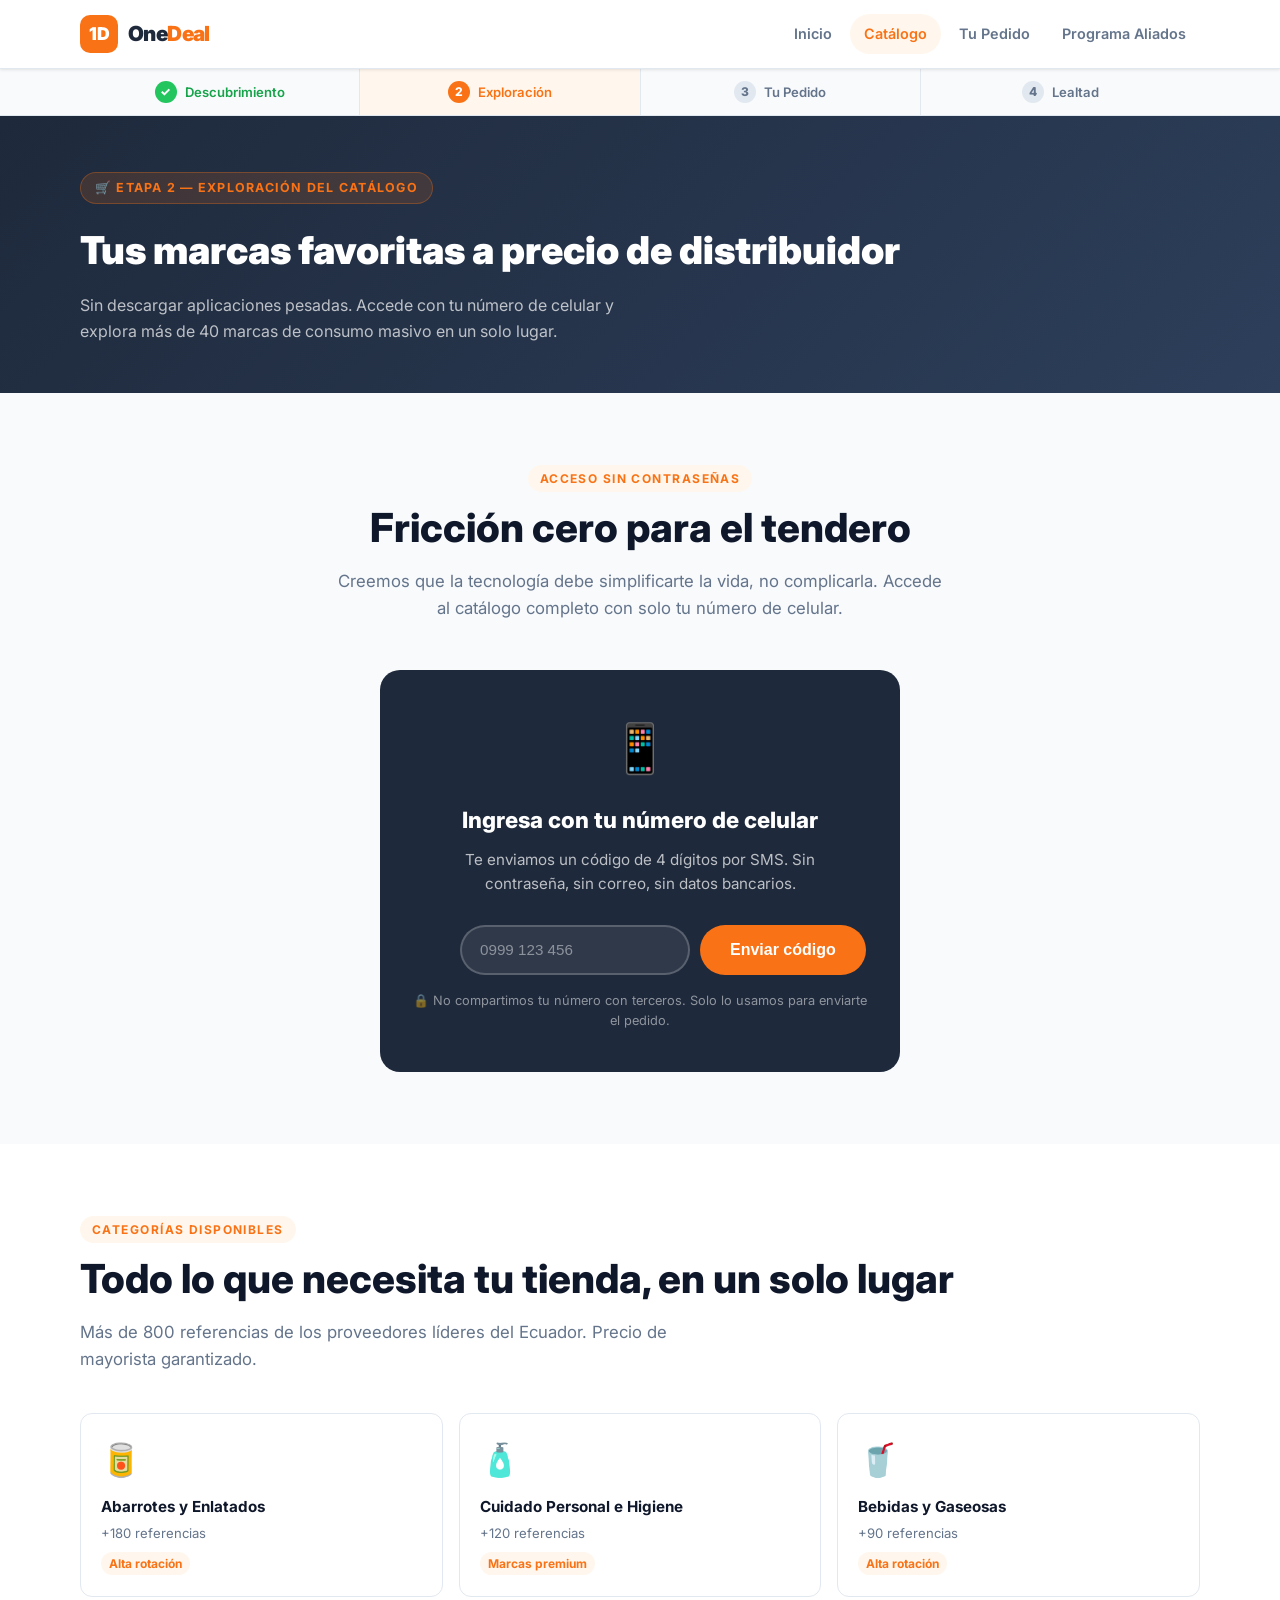
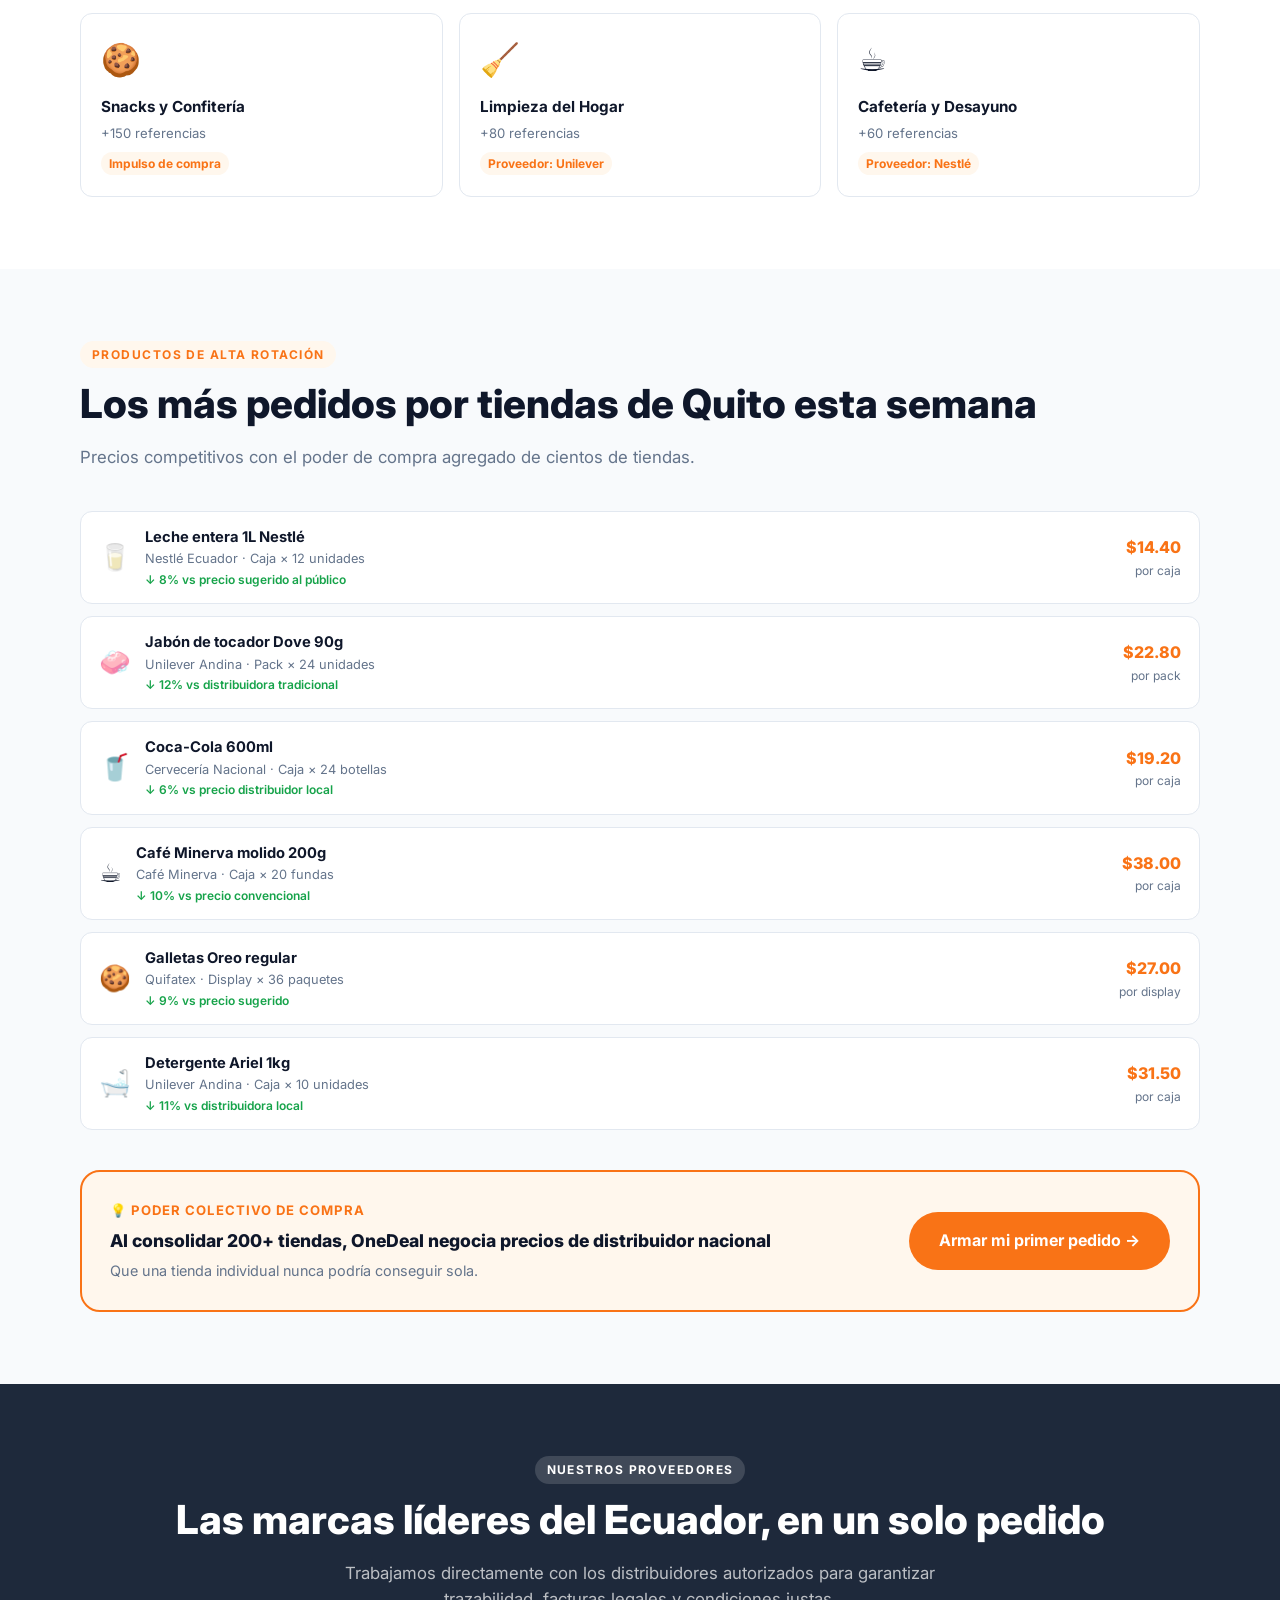
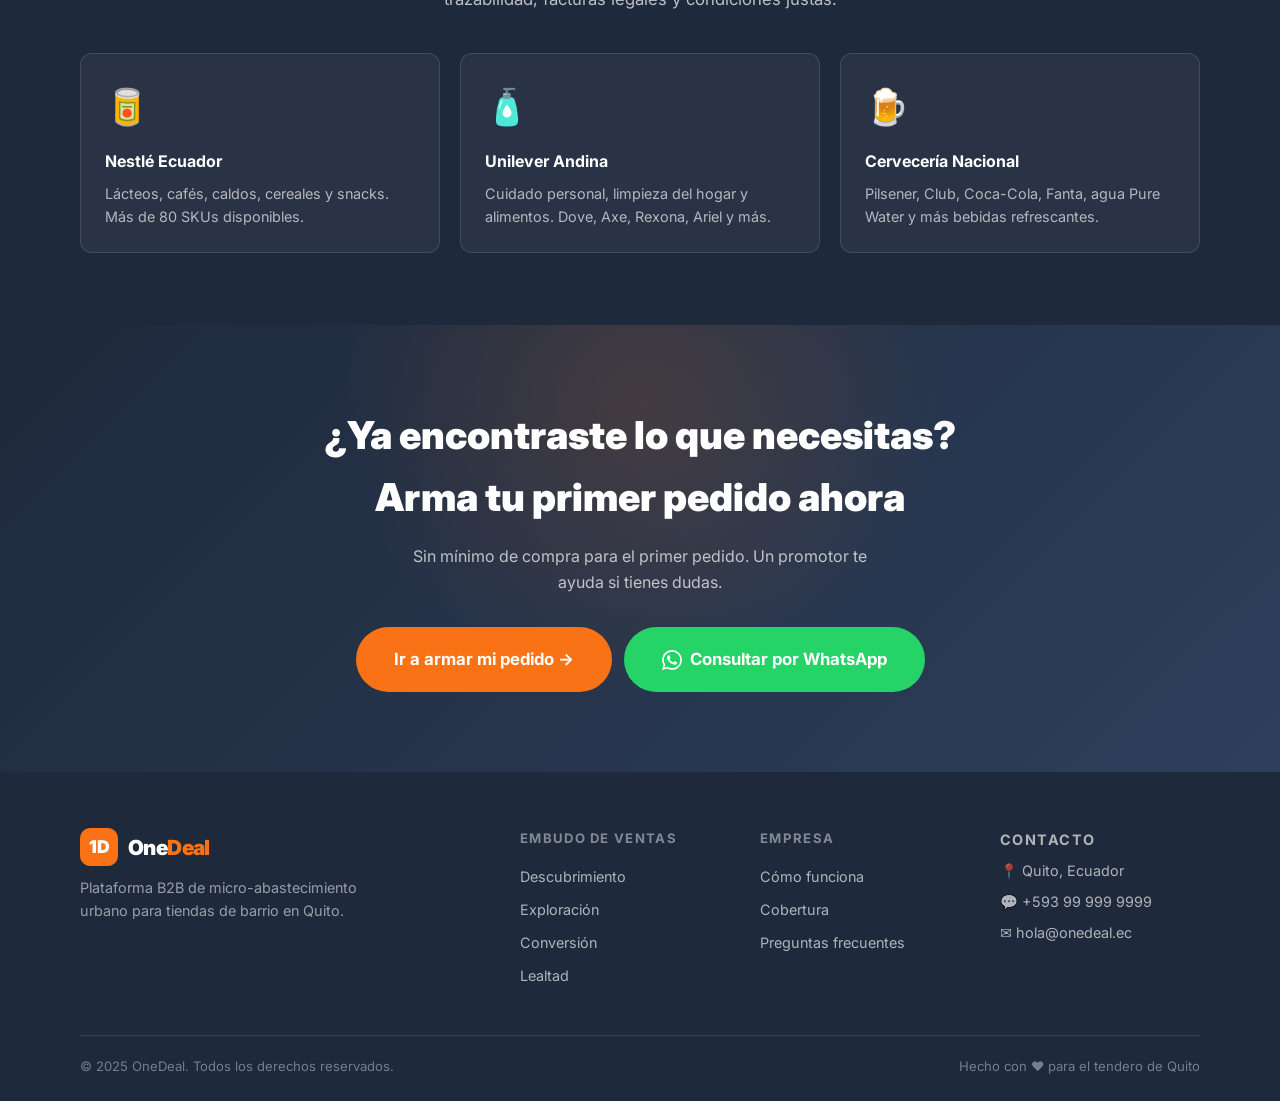
<file: catalogo.html>
<!DOCTYPE html>
<html lang="es">
<head>
  <meta charset="UTF-8" />
  <meta name="viewport" content="width=device-width, initial-scale=1.0" />

  <!-- SEO: Catálogo — Cluster: Abastecimiento + Gestión Micronegocios -->
  <title>Catálogo OneDeal | Comprar al Por Mayor para Minimarket — Sin Aplicación</title>
  <meta name="description" content="Explora el catálogo de OneDeal: más de 40 marcas de consumo masivo a precio de distribuidor. Accede con tu número de celular, sin contraseñas ni apps. Productos de alta rotación para tu tienda en Quito." />
  <meta name="keywords" content="comprar al por mayor minimarket Ecuador, catálogo abarrotes Quito, precio distribuidor tiendas barrio, mayoristas consumo masivo Quito, abastecimiento sin app tienda" />

  <meta property="og:type"        content="website" />
  <meta property="og:url"         content="https://onedeal-quito.github.io/catalogo.html" />
  <meta property="og:title"       content="Catálogo OneDeal | Comprar al Por Mayor para tu Tienda" />
  <meta property="og:description" content="Más de 40 marcas de consumo masivo. Acceso con código SMS, sin contraseñas. Precios de distribuidor para tu tienda o minimarket en Quito." />

  <script type="application/ld+json">
  {
    "@context": "https://schema.org",
    "@type": "WebPage",
    "name": "Catálogo de Productos OneDeal",
    "description": "Catálogo B2B de abarrotes y consumo masivo para tiendas de barrio y minimarkets en Quito, Ecuador.",
    "breadcrumb": {
      "@type": "BreadcrumbList",
      "itemListElement": [
        { "@type": "ListItem", "position": 1, "name": "Inicio",   "item": "https://onedeal-quito.github.io/" },
        { "@type": "ListItem", "position": 2, "name": "Catálogo", "item": "https://onedeal-quito.github.io/catalogo.html" }
      ]
    }
  }
  </script>

  <link rel="stylesheet" href="css/style.css" />
  <link rel="icon" href="data:image/svg+xml,<svg xmlns='http://www.w3.org/2000/svg' viewBox='0 0 32 32'><rect width='32' height='32' rx='8' fill='%23F97316'/><text x='50%' y='56%' dominant-baseline='middle' text-anchor='middle' fill='white' font-size='18' font-weight='900'>1D</text></svg>" />
  <link href="https://fonts.googleapis.com/css2?family=Inter:wght@400;600;700;800;900&display=swap" rel="stylesheet" />
</head>
<body>

  <!-- ===================== NAVBAR ===================== -->
  <nav class="navbar" aria-label="Navegación principal">
    <div class="container">
      <div class="navbar__inner">
        <a href="index.html" class="navbar__logo" aria-label="OneDeal — ir al inicio">
          <div class="logo-mark" aria-hidden="true">1D</div>
          <span class="logo-text">One<span>Deal</span></span>
        </a>
        <div class="navbar__links">
          <a href="index.html">Inicio</a>
          <a href="catalogo.html" class="active">Catálogo</a>
          <a href="pedido.html">Tu Pedido</a>
          <a href="aliados.html">Programa Aliados</a>
        </div>
        <button class="navbar__hamburger" id="hamburgerBtn" aria-label="Abrir menú" aria-expanded="false" aria-controls="mobileMenu">
          <span></span><span></span><span></span>
        </button>
      </div>
    </div>
    <div class="navbar__mobile" id="mobileMenu" role="navigation">
      <a href="index.html">🏠 Inicio</a>
      <a href="catalogo.html" class="active">🛒 Catálogo</a>
      <a href="pedido.html">📦 Tu Pedido</a>
      <a href="aliados.html">⭐ Programa Aliados</a>
      <a href="https://wa.me/593999999999" target="_blank" rel="noopener" style="color:#25D366">💬 WhatsApp</a>
    </div>
  </nav>

  <!-- ===================== FUNNEL BANNER ===================== -->
  <div class="funnel-banner" aria-label="Etapa actual: Exploración" role="navigation">
    <div class="funnel-banner__inner container">
      <div class="funnel-banner__step done">
        <a href="index.html" aria-label="Ir a Descubrimiento"></a>
        <span class="step-num">✓</span> Descubrimiento
      </div>
      <div class="funnel-banner__step active">
        <a href="catalogo.html" aria-label="Exploración (página actual)"></a>
        <span class="step-num">2</span> Exploración
      </div>
      <div class="funnel-banner__step">
        <a href="pedido.html" aria-label="Ir a Tu Pedido"></a>
        <span class="step-num">3</span> Tu Pedido
      </div>
      <div class="funnel-banner__step">
        <a href="aliados.html" aria-label="Ir a Lealtad"></a>
        <span class="step-num">4</span> Lealtad
      </div>
    </div>
  </div>

  <!-- ===================== PAGE HEADER ===================== -->
  <header class="page-header" id="catalogo-top">
    <div class="container">
      <div class="page-header__eyebrow" aria-label="Etapa 2 del embudo">
        🛒 Etapa 2 — Exploración del Catálogo
      </div>
      <h1 class="page-header__title">
        Tus marcas favoritas a precio de distribuidor
      </h1>
      <p class="page-header__desc">
        Sin descargar aplicaciones pesadas. Accede con tu número de celular
        y explora más de 40 marcas de consumo masivo en un solo lugar.
      </p>
    </div>
  </header>

  <!-- ===================== ACCESO OTP ===================== -->
  <section class="section section--light" aria-labelledby="acceso-heading">
    <div class="container">
      <div class="text-center" style="margin-bottom:48px">
        <span class="section-label">Acceso sin contraseñas</span>
        <h2 class="section-title" id="acceso-heading">Fricción cero para el tendero</h2>
        <p class="section-subtitle">
          Creemos que la tecnología debe simplificarte la vida, no complicarla.
          Accede al catálogo completo con solo tu número de celular.
        </p>
      </div>

      <div style="max-width:520px;margin:0 auto">
        <div class="otp-box" role="form" aria-labelledby="acceso-heading">
          <div class="otp-icon" aria-hidden="true">📱</div>
          <h3 class="otp-title">Ingresa con tu número de celular</h3>
          <p class="otp-desc">
            Te enviamos un código de 4 dígitos por SMS. Sin contraseña, sin correo,
            sin datos bancarios.
          </p>

          <!-- Paso 1: número -->
          <div class="otp-input-group" id="otpStep1">
            <input
              type="tel"
              id="phoneInput"
              class="otp-input"
              placeholder="0999 123 456"
              maxlength="12"
              autocomplete="tel"
              aria-label="Número de celular ecuatoriano"
            />
            <button class="btn btn--primary" id="otpBtn" aria-label="Enviar código por SMS">
              Enviar código
            </button>
          </div>

          <!-- Paso 2: código OTP (oculto hasta que se envíe el SMS) -->
          <div class="otp-input-group" id="otpStep2" style="display:none">
            <input
              type="number"
              id="otpCode"
              class="otp-input"
              placeholder="Código 4 dígitos"
              maxlength="4"
              autocomplete="one-time-code"
              aria-label="Código OTP de 4 dígitos recibido por SMS"
            />
            <button class="btn btn--accent" id="otpVerify" aria-label="Verificar código y entrar al catálogo">
              Entrar →
            </button>
          </div>

          <!-- Éxito -->
          <div class="otp-input-group" id="otpSuccess" style="display:none;justify-content:center">
            <div style="background:rgba(34,197,94,0.15);border:1px solid rgba(34,197,94,0.35);color:#86EFAC;padding:12px 20px;border-radius:9999px;font-weight:700;font-size:0.95rem">
              ✓ ¡Bienvenido! Catálogo desbloqueado ↓
            </div>
          </div>

          <p class="otp-note">
            🔒 No compartimos tu número con terceros. Solo lo usamos para enviarte el pedido.
          </p>
        </div>
      </div>
    </div>
  </section>

  <!-- ===================== CATEGORÍAS ===================== -->
  <section class="section" aria-labelledby="categorias-heading">
    <div class="container">
      <div style="margin-bottom:40px">
        <span class="section-label">Categorías disponibles</span>
        <h2 class="section-title" id="categorias-heading">
          Todo lo que necesita tu tienda, en un solo lugar
        </h2>
        <p class="section-subtitle">
          Más de 800 referencias de los proveedores líderes del Ecuador. Precio de mayorista garantizado.
        </p>
      </div>

      <div class="catalog-grid" role="list" aria-label="Categorías de productos">

        <article class="category-card" role="listitem" tabindex="0">
          <div class="category-icon" aria-hidden="true">🥫</div>
          <h3 class="category-name">Abarrotes y Enlatados</h3>
          <p class="category-count">+180 referencias</p>
          <span class="category-badge">Alta rotación</span>
        </article>

        <article class="category-card" role="listitem" tabindex="0">
          <div class="category-icon" aria-hidden="true">🧴</div>
          <h3 class="category-name">Cuidado Personal e Higiene</h3>
          <p class="category-count">+120 referencias</p>
          <span class="category-badge">Marcas premium</span>
        </article>

        <article class="category-card" role="listitem" tabindex="0">
          <div class="category-icon" aria-hidden="true">🥤</div>
          <h3 class="category-name">Bebidas y Gaseosas</h3>
          <p class="category-count">+90 referencias</p>
          <span class="category-badge">Alta rotación</span>
        </article>

        <article class="category-card" role="listitem" tabindex="0">
          <div class="category-icon" aria-hidden="true">🍪</div>
          <h3 class="category-name">Snacks y Confitería</h3>
          <p class="category-count">+150 referencias</p>
          <span class="category-badge">Impulso de compra</span>
        </article>

        <article class="category-card" role="listitem" tabindex="0">
          <div class="category-icon" aria-hidden="true">🧹</div>
          <h3 class="category-name">Limpieza del Hogar</h3>
          <p class="category-count">+80 referencias</p>
          <span class="category-badge">Proveedor: Unilever</span>
        </article>

        <article class="category-card" role="listitem" tabindex="0">
          <div class="category-icon" aria-hidden="true">☕</div>
          <h3 class="category-name">Cafetería y Desayuno</h3>
          <p class="category-count">+60 referencias</p>
          <span class="category-badge">Proveedor: Nestlé</span>
        </article>

      </div>
    </div>
  </section>

  <!-- ===================== PRODUCTOS DESTACADOS ===================== -->
  <section class="section section--light" aria-labelledby="productos-heading">
    <div class="container">
      <div style="margin-bottom:40px">
        <span class="section-label">Productos de alta rotación</span>
        <h2 class="section-title" id="productos-heading">
          Los más pedidos por tiendas de Quito esta semana
        </h2>
        <p class="section-subtitle">
          Precios competitivos con el poder de compra agregado de cientos de tiendas.
        </p>
      </div>

      <div class="product-list" role="list" aria-label="Lista de productos destacados">

        <div class="product-item" role="listitem">
          <span class="product-emoji" aria-hidden="true">🥛</span>
          <div class="product-info">
            <div class="product-name">Leche entera 1L Nestlé</div>
            <div class="product-brand">Nestlé Ecuador · Caja × 12 unidades</div>
            <div class="product-saving">↓ 8% vs precio sugerido al público</div>
          </div>
          <div style="text-align:right">
            <div class="product-price">$14.40</div>
            <div style="font-size:0.75rem;color:var(--text-muted)">por caja</div>
          </div>
        </div>

        <div class="product-item" role="listitem">
          <span class="product-emoji" aria-hidden="true">🧼</span>
          <div class="product-info">
            <div class="product-name">Jabón de tocador Dove 90g</div>
            <div class="product-brand">Unilever Andina · Pack × 24 unidades</div>
            <div class="product-saving">↓ 12% vs distribuidora tradicional</div>
          </div>
          <div style="text-align:right">
            <div class="product-price">$22.80</div>
            <div style="font-size:0.75rem;color:var(--text-muted)">por pack</div>
          </div>
        </div>

        <div class="product-item" role="listitem">
          <span class="product-emoji" aria-hidden="true">🥤</span>
          <div class="product-info">
            <div class="product-name">Coca-Cola 600ml</div>
            <div class="product-brand">Cervecería Nacional · Caja × 24 botellas</div>
            <div class="product-saving">↓ 6% vs precio distribuidor local</div>
          </div>
          <div style="text-align:right">
            <div class="product-price">$19.20</div>
            <div style="font-size:0.75rem;color:var(--text-muted)">por caja</div>
          </div>
        </div>

        <div class="product-item" role="listitem">
          <span class="product-emoji" aria-hidden="true">☕</span>
          <div class="product-info">
            <div class="product-name">Café Minerva molido 200g</div>
            <div class="product-brand">Café Minerva · Caja × 20 fundas</div>
            <div class="product-saving">↓ 10% vs precio convencional</div>
          </div>
          <div style="text-align:right">
            <div class="product-price">$38.00</div>
            <div style="font-size:0.75rem;color:var(--text-muted)">por caja</div>
          </div>
        </div>

        <div class="product-item" role="listitem">
          <span class="product-emoji" aria-hidden="true">🍪</span>
          <div class="product-info">
            <div class="product-name">Galletas Oreo regular</div>
            <div class="product-brand">Quifatex · Display × 36 paquetes</div>
            <div class="product-saving">↓ 9% vs precio sugerido</div>
          </div>
          <div style="text-align:right">
            <div class="product-price">$27.00</div>
            <div style="font-size:0.75rem;color:var(--text-muted)">por display</div>
          </div>
        </div>

        <div class="product-item" role="listitem">
          <span class="product-emoji" aria-hidden="true">🛁</span>
          <div class="product-info">
            <div class="product-name">Detergente Ariel 1kg</div>
            <div class="product-brand">Unilever Andina · Caja × 10 unidades</div>
            <div class="product-saving">↓ 11% vs distribuidora local</div>
          </div>
          <div style="text-align:right">
            <div class="product-price">$31.50</div>
            <div style="font-size:0.75rem;color:var(--text-muted)">por caja</div>
          </div>
        </div>

      </div>

      <!-- Comparativo de precios -->
      <div style="background:var(--primary-light);border:2px solid var(--primary);border-radius:var(--radius-lg);padding:28px;margin-top:40px;display:flex;flex-wrap:wrap;gap:20px;align-items:center;justify-content:space-between">
        <div>
          <div style="font-size:0.82rem;font-weight:700;color:var(--primary);text-transform:uppercase;letter-spacing:0.08em;margin-bottom:6px">💡 Poder colectivo de compra</div>
          <div style="font-size:1.1rem;font-weight:800;color:var(--text)">Al consolidar 200+ tiendas, OneDeal negocia precios de distribuidor nacional</div>
          <div style="font-size:0.9rem;color:var(--text-muted);margin-top:4px">Que una tienda individual nunca podría conseguir sola.</div>
        </div>
        <a href="pedido.html" class="btn btn--primary">
          Armar mi primer pedido →
        </a>
      </div>

    </div>
  </section>

  <!-- ===================== PROVEEDORES ===================== -->
  <section class="section section--dark" aria-labelledby="proveedores-heading">
    <div class="container">
      <div class="text-center" style="margin-bottom:40px">
        <span class="section-label">Nuestros proveedores</span>
        <h2 class="section-title" id="proveedores-heading">
          Las marcas líderes del Ecuador, en un solo pedido
        </h2>
        <p class="section-subtitle">
          Trabajamos directamente con los distribuidores autorizados para garantizar
          trazabilidad, facturas legales y condiciones justas.
        </p>
      </div>

      <div class="features-grid">
        <div class="feature-card">
          <div class="feature-icon" aria-hidden="true">🥫</div>
          <h3 class="feature-title">Nestlé Ecuador</h3>
          <p class="feature-desc">Lácteos, cafés, caldos, cereales y snacks. Más de 80 SKUs disponibles.</p>
        </div>
        <div class="feature-card">
          <div class="feature-icon" aria-hidden="true">🧴</div>
          <h3 class="feature-title">Unilever Andina</h3>
          <p class="feature-desc">Cuidado personal, limpieza del hogar y alimentos. Dove, Axe, Rexona, Ariel y más.</p>
        </div>
        <div class="feature-card">
          <div class="feature-icon" aria-hidden="true">🍺</div>
          <h3 class="feature-title">Cervecería Nacional</h3>
          <p class="feature-desc">Pilsener, Club, Coca-Cola, Fanta, agua Pure Water y más bebidas refrescantes.</p>
        </div>
      </div>
    </div>
  </section>

  <!-- ===================== CTA ===================== -->
  <section class="cta-section" aria-labelledby="catalogo-cta-heading">
    <div class="container">
      <h2 class="cta-title" id="catalogo-cta-heading">
        ¿Ya encontraste lo que necesitas?<br/>Arma tu primer pedido ahora
      </h2>
      <p class="cta-subtitle">
        Sin mínimo de compra para el primer pedido. Un promotor te ayuda si tienes dudas.
      </p>
      <div class="cta-buttons">
        <a href="pedido.html" class="btn btn--primary btn--lg">
          Ir a armar mi pedido →
        </a>
        <a href="https://wa.me/593999999999?text=Tengo+dudas+sobre+el+catalogo+de+OneDeal" target="_blank" rel="noopener" class="btn btn--whatsapp btn--lg">
          <svg width="20" height="20" fill="currentColor" viewBox="0 0 24 24" aria-hidden="true"><path d="M17.472 14.382c-.297-.149-1.758-.867-2.03-.967-.273-.099-.471-.148-.67.15-.197.297-.767.966-.94 1.164-.173.199-.347.223-.644.075-.297-.15-1.255-.463-2.39-1.475-.883-.788-1.48-1.761-1.653-2.059-.173-.297-.018-.458.13-.606.134-.133.298-.347.446-.52.149-.174.198-.298.298-.497.099-.198.05-.371-.025-.52-.075-.149-.669-1.612-.916-2.207-.242-.579-.487-.5-.669-.51-.173-.008-.371-.01-.57-.01-.198 0-.52.074-.792.372-.272.297-1.04 1.016-1.04 2.479 0 1.462 1.065 2.875 1.213 3.074.149.198 2.096 3.2 5.077 4.487.709.306 1.262.489 1.694.625.712.227 1.36.195 1.871.118.571-.085 1.758-.719 2.006-1.413.248-.694.248-1.289.173-1.413-.074-.124-.272-.198-.57-.347m-5.421 7.403h-.004a9.87 9.87 0 01-5.031-1.378l-.361-.214-3.741.982.998-3.648-.235-.374a9.86 9.86 0 01-1.51-5.26c.001-5.45 4.436-9.884 9.888-9.884 2.64 0 5.122 1.03 6.988 2.898a9.825 9.825 0 012.893 6.994c-.003 5.45-4.437 9.884-9.885 9.884m8.413-18.297A11.815 11.815 0 0012.05 0C5.495 0 .16 5.335.157 11.892c0 2.096.547 4.142 1.588 5.945L.057 24l6.305-1.654a11.882 11.882 0 005.683 1.448h.005c6.554 0 11.89-5.335 11.893-11.893a11.821 11.821 0 00-3.48-8.413Z"/></svg>
          Consultar por WhatsApp
        </a>
      </div>
    </div>
  </section>

  <!-- ===================== FOOTER ===================== -->
  <footer>
    <div class="container">
      <div class="footer__grid">
        <div class="footer__brand">
          <a href="index.html" class="navbar__logo" aria-label="OneDeal inicio">
            <div class="logo-mark" aria-hidden="true">1D</div>
            <span class="logo-text" style="color:#fff">One<span>Deal</span></span>
          </a>
          <p class="footer__tagline">Plataforma B2B de micro-abastecimiento urbano para tiendas de barrio en Quito.</p>
        </div>
        <div>
          <p class="footer__heading">Embudo de ventas</p>
          <nav class="footer__links">
            <a href="index.html">Descubrimiento</a>
            <a href="catalogo.html">Exploración</a>
            <a href="pedido.html">Conversión</a>
            <a href="aliados.html">Lealtad</a>
          </nav>
        </div>
        <div>
          <p class="footer__heading">Empresa</p>
          <nav class="footer__links">
            <a href="index.html#como-funciona-heading">Cómo funciona</a>
            <a href="index.html#cobertura-heading">Cobertura</a>
            <a href="index.html#faq-heading">Preguntas frecuentes</a>
          </nav>
        </div>
        <div class="footer__contact">
          <p class="footer__heading">Contacto</p>
          <p>📍 Quito, Ecuador</p>
          <p>💬 +593 99 999 9999</p>
          <p>✉️ hola@onedeal.ec</p>
        </div>
      </div>
      <div class="footer__bottom">
        <span>© 2025 OneDeal. Todos los derechos reservados.</span>
        <span>Hecho con ❤️ para el tendero de Quito</span>
      </div>
    </div>
  </footer>

  <script src="js/main.js"></script>
</body>
</html>
</file>
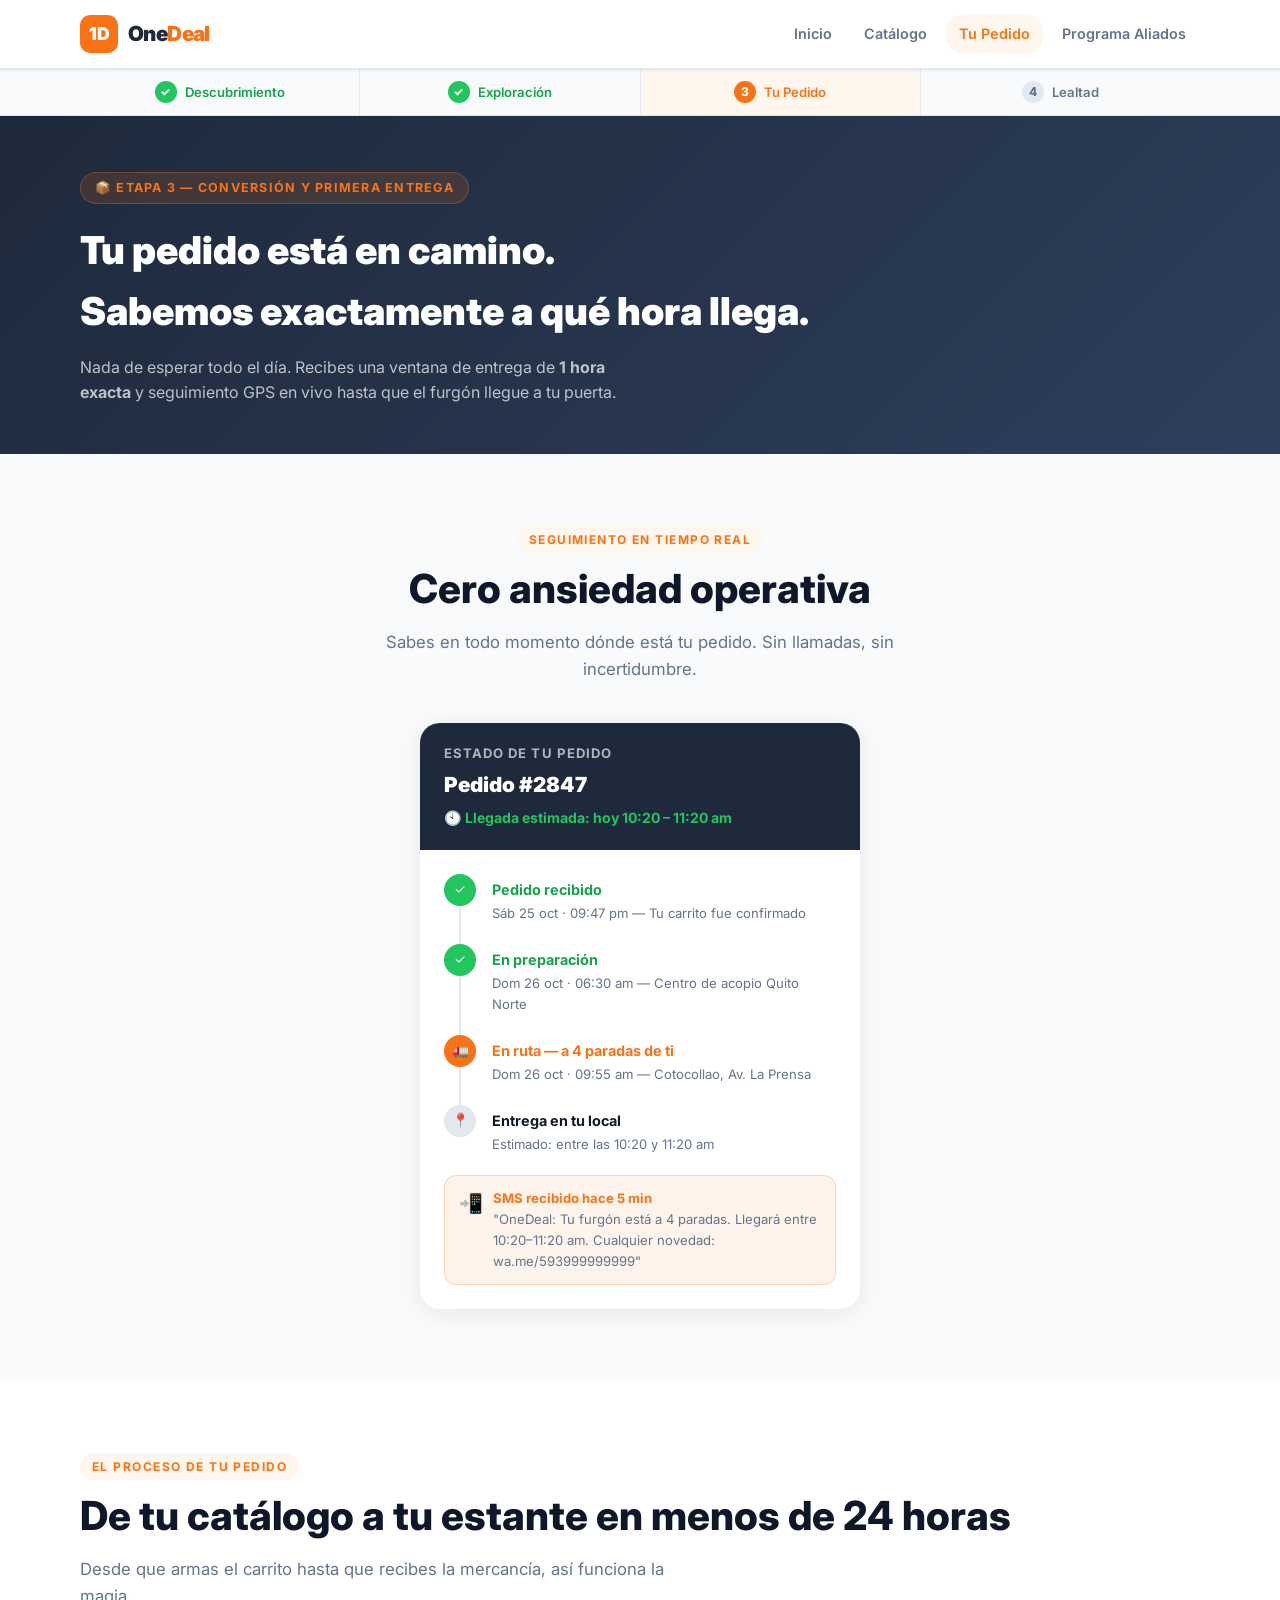
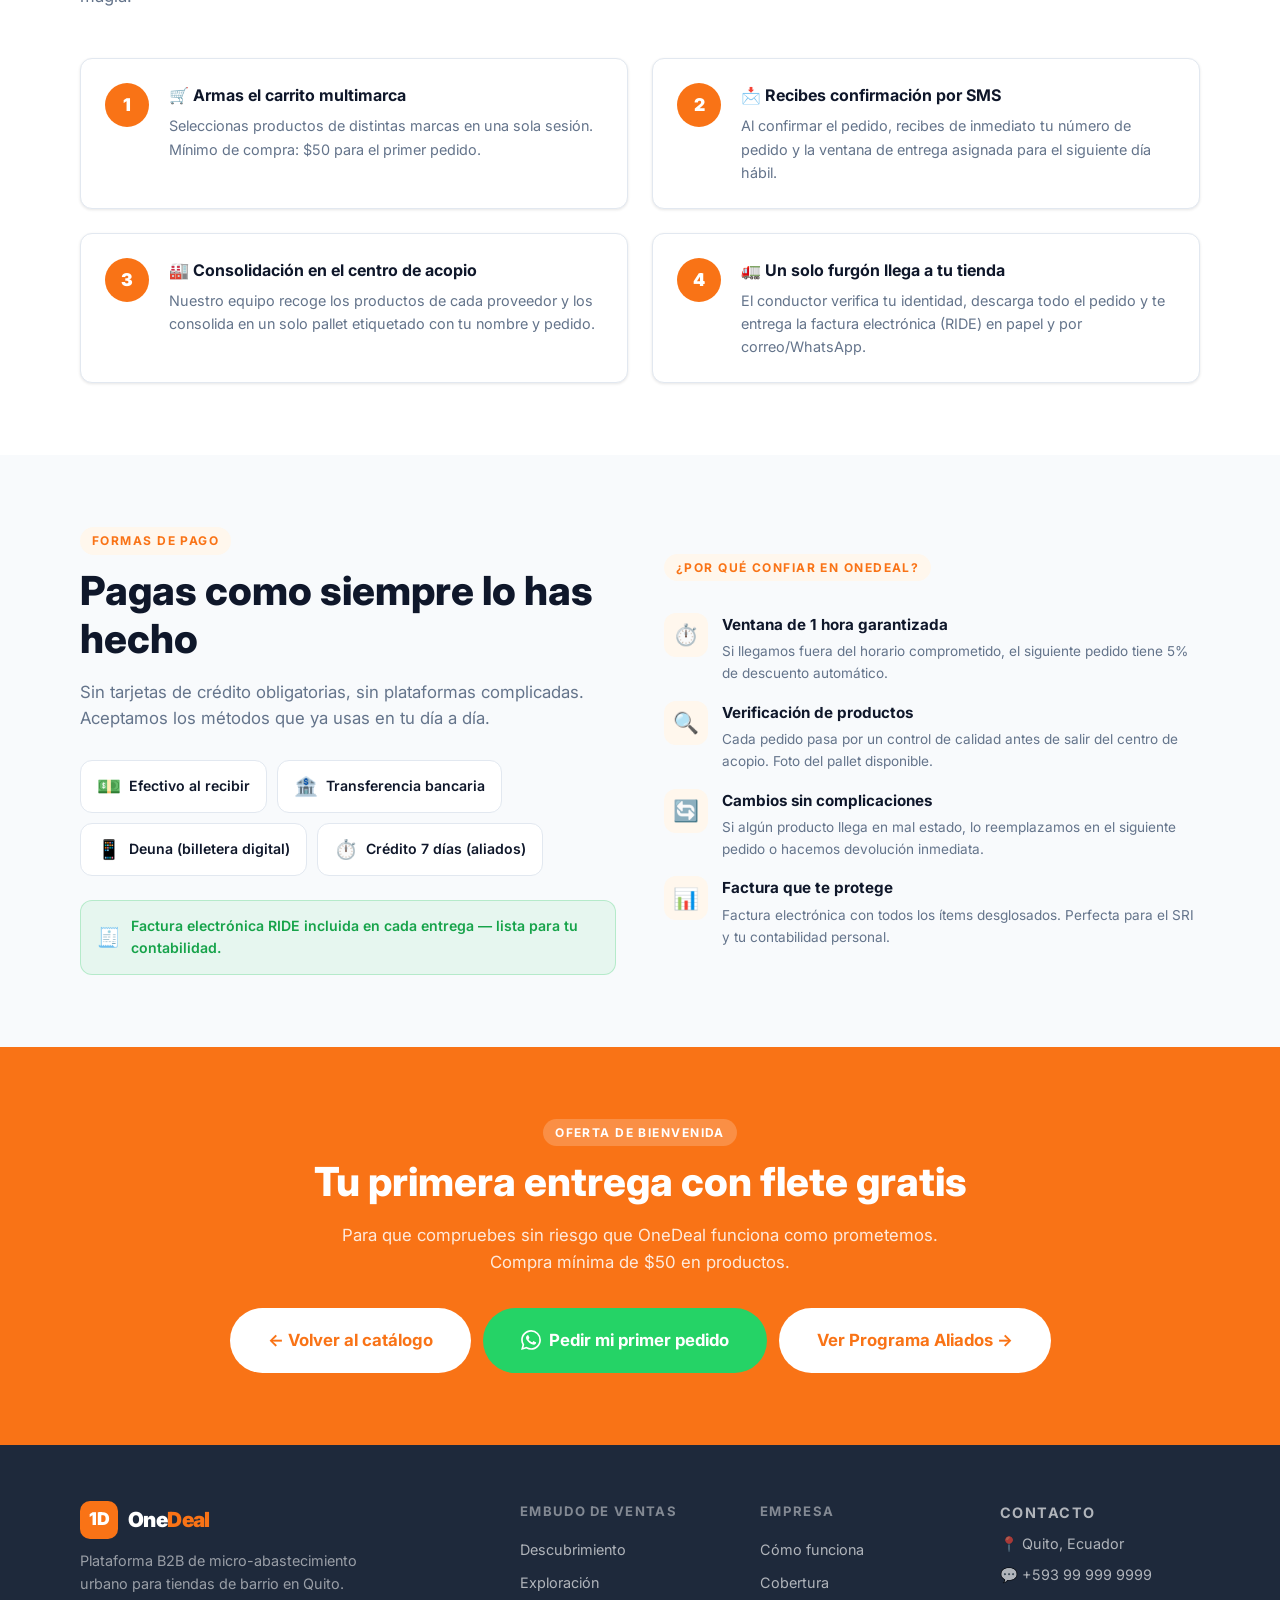
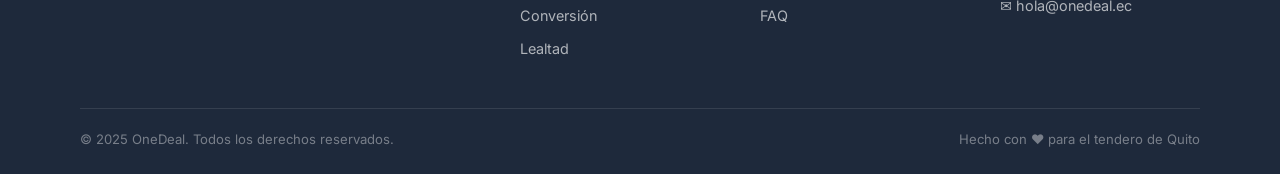
<file: pedido.html>
<!DOCTYPE html>
<html lang="es">
<head>
  <meta charset="UTF-8" />
  <meta name="viewport" content="width=device-width, initial-scale=1.0" />

  <!-- SEO: Pedido/Conversión — Cluster: Abastecimiento + Gestión Micronegocios -->
  <title>Tu Pedido OneDeal | Sistema de Pedidos para Tiendas — Entrega en 1 Hora exacta</title>
  <meta name="description" content="Realiza tu pedido consolidado en OneDeal. Tracking GPS en vivo, ventana de entrega de 1 hora y una sola factura electrónica. Paga con efectivo, transferencia o Deuna. Abastece tu tienda en Quito hoy." />
  <meta name="keywords" content="sistema de pedidos para tiendas Ecuador, abastecimiento tienda barrio Quito, pedido mayorista online minimarket, tracking entrega abarrotes, factura electrónica distribuidor Quito" />

  <meta property="og:type"        content="website" />
  <meta property="og:url"         content="https://onedeal-quito.github.io/pedido.html" />
  <meta property="og:title"       content="Tu Pedido OneDeal | Tracking en Tiempo Real" />
  <meta property="og:description" content="Un pedido, todos tus proveedores. Tracking GPS en vivo. Entrega en ventana de 1 hora. Una sola factura electrónica." />

  <script type="application/ld+json">
  {
    "@context": "https://schema.org",
    "@type": "WebPage",
    "name": "Tu Pedido — OneDeal",
    "description": "Página de confirmación y seguimiento de pedidos B2B de abarrotes para tiendas en Quito.",
    "breadcrumb": {
      "@type": "BreadcrumbList",
      "itemListElement": [
        { "@type": "ListItem", "position": 1, "name": "Inicio",   "item": "https://onedeal-quito.github.io/" },
        { "@type": "ListItem", "position": 2, "name": "Catálogo", "item": "https://onedeal-quito.github.io/catalogo.html" },
        { "@type": "ListItem", "position": 3, "name": "Tu Pedido","item": "https://onedeal-quito.github.io/pedido.html" }
      ]
    }
  }
  </script>

  <link rel="stylesheet" href="css/style.css" />
  <link rel="icon" href="data:image/svg+xml,<svg xmlns='http://www.w3.org/2000/svg' viewBox='0 0 32 32'><rect width='32' height='32' rx='8' fill='%23F97316'/><text x='50%' y='56%' dominant-baseline='middle' text-anchor='middle' fill='white' font-size='18' font-weight='900'>1D</text></svg>" />
  <link href="https://fonts.googleapis.com/css2?family=Inter:wght@400;600;700;800;900&display=swap" rel="stylesheet" />
</head>
<body>

  <!-- ===================== NAVBAR ===================== -->
  <nav class="navbar" aria-label="Navegación principal">
    <div class="container">
      <div class="navbar__inner">
        <a href="index.html" class="navbar__logo" aria-label="OneDeal inicio">
          <div class="logo-mark" aria-hidden="true">1D</div>
          <span class="logo-text">One<span>Deal</span></span>
        </a>
        <div class="navbar__links">
          <a href="index.html">Inicio</a>
          <a href="catalogo.html">Catálogo</a>
          <a href="pedido.html" class="active">Tu Pedido</a>
          <a href="aliados.html">Programa Aliados</a>
        </div>
        <button class="navbar__hamburger" id="hamburgerBtn" aria-label="Abrir menú" aria-expanded="false" aria-controls="mobileMenu">
          <span></span><span></span><span></span>
        </button>
      </div>
    </div>
    <div class="navbar__mobile" id="mobileMenu" role="navigation">
      <a href="index.html">🏠 Inicio</a>
      <a href="catalogo.html">🛒 Catálogo</a>
      <a href="pedido.html" class="active">📦 Tu Pedido</a>
      <a href="aliados.html">⭐ Programa Aliados</a>
      <a href="https://wa.me/593999999999" target="_blank" rel="noopener" style="color:#25D366">💬 WhatsApp</a>
    </div>
  </nav>

  <!-- ===================== FUNNEL BANNER ===================== -->
  <div class="funnel-banner" aria-label="Etapa actual: Tu Pedido" role="navigation">
    <div class="funnel-banner__inner container">
      <div class="funnel-banner__step done">
        <a href="index.html"></a><span class="step-num">✓</span> Descubrimiento
      </div>
      <div class="funnel-banner__step done">
        <a href="catalogo.html"></a><span class="step-num">✓</span> Exploración
      </div>
      <div class="funnel-banner__step active">
        <a href="pedido.html"></a><span class="step-num">3</span> Tu Pedido
      </div>
      <div class="funnel-banner__step">
        <a href="aliados.html"></a><span class="step-num">4</span> Lealtad
      </div>
    </div>
  </div>

  <!-- ===================== PAGE HEADER ===================== -->
  <header class="page-header" id="pedido-top">
    <div class="container">
      <div class="page-header__eyebrow">
        📦 Etapa 3 — Conversión y Primera Entrega
      </div>
      <h1 class="page-header__title">
        Tu pedido está en camino.<br/>Sabemos exactamente a qué hora llega.
      </h1>
      <p class="page-header__desc">
        Nada de esperar todo el día. Recibes una ventana de entrega de
        <strong>1 hora exacta</strong> y seguimiento GPS en vivo hasta que el furgón
        llegue a tu puerta.
      </p>
    </div>
  </header>

  <!-- ===================== TRACKING DEMO ===================== -->
  <section class="section section--light" aria-labelledby="tracking-heading">
    <div class="container">
      <div style="margin-bottom:40px;text-align:center">
        <span class="section-label">Seguimiento en tiempo real</span>
        <h2 class="section-title" id="tracking-heading">Cero ansiedad operativa</h2>
        <p class="section-subtitle" style="margin:0 auto">
          Sabes en todo momento dónde está tu pedido. Sin llamadas, sin incertidumbre.
        </p>
      </div>

      <div style="max-width:440px;margin:0 auto">
        <div class="tracking-card" role="status" aria-live="polite" aria-label="Estado del pedido #2847">
          <div class="tracking-header">
            <div class="tracking-title">Estado de tu pedido</div>
            <div class="tracking-order">Pedido #2847</div>
            <div class="tracking-time">🕙 Llegada estimada: hoy 10:20 – 11:20 am</div>
          </div>
          <div class="tracking-body">
            <ol class="tracking-steps" aria-label="Pasos del proceso de entrega">

              <li class="tracking-step">
                <span class="tracking-step-dot done" aria-label="Completado">✓</span>
                <div class="tracking-step-info">
                  <div class="tracking-step-label done">Pedido recibido</div>
                  <div class="tracking-step-desc">Sáb 25 oct · 09:47 pm — Tu carrito fue confirmado</div>
                </div>
              </li>

              <li class="tracking-step">
                <span class="tracking-step-dot done" aria-label="Completado">✓</span>
                <div class="tracking-step-info">
                  <div class="tracking-step-label done">En preparación</div>
                  <div class="tracking-step-desc">Dom 26 oct · 06:30 am — Centro de acopio Quito Norte</div>
                </div>
              </li>

              <li class="tracking-step">
                <span class="tracking-step-dot active" aria-label="En proceso">🚛</span>
                <div class="tracking-step-info">
                  <div class="tracking-step-label active">En ruta — a 4 paradas de ti</div>
                  <div class="tracking-step-desc">Dom 26 oct · 09:55 am — Cotocollao, Av. La Prensa</div>
                </div>
              </li>

              <li class="tracking-step">
                <span class="tracking-step-dot" aria-label="Pendiente">📍</span>
                <div class="tracking-step-info">
                  <div class="tracking-step-label">Entrega en tu local</div>
                  <div class="tracking-step-desc">Estimado: entre las 10:20 y 11:20 am</div>
                </div>
              </li>

            </ol>

            <!-- Alerta SMS -->
            <div style="background:rgba(249,115,22,0.08);border:1px solid rgba(249,115,22,0.25);border-radius:var(--radius);padding:12px 14px;display:flex;gap:10px;align-items:flex-start;margin-top:20px">
              <span style="font-size:1.2rem" aria-hidden="true">📲</span>
              <div>
                <div style="font-size:0.82rem;font-weight:700;color:var(--primary)">SMS recibido hace 5 min</div>
                <div style="font-size:0.82rem;color:var(--text-muted)">
                  "OneDeal: Tu furgón está a 4 paradas. Llegará entre 10:20–11:20 am. Cualquier novedad: wa.me/593999999999"
                </div>
              </div>
            </div>

          </div>
        </div>
      </div>
    </div>
  </section>

  <!-- ===================== PROCESO DETALLADO ===================== -->
  <section class="section" aria-labelledby="proceso-heading">
    <div class="container">
      <div style="margin-bottom:48px">
        <span class="section-label">El proceso de tu pedido</span>
        <h2 class="section-title" id="proceso-heading">
          De tu catálogo a tu estante en menos de 24 horas
        </h2>
        <p class="section-subtitle">
          Desde que armas el carrito hasta que recibes la mercancía, así funciona la magia.
        </p>
      </div>

      <div class="steps-grid">
        <div class="step-card">
          <div class="step-num" aria-hidden="true">1</div>
          <div>
            <h3 class="step-content-title">🛒 Armas el carrito multimarca</h3>
            <p class="step-content-desc">
              Seleccionas productos de distintas marcas en una sola sesión.
              Mínimo de compra: $50 para el primer pedido.
            </p>
          </div>
        </div>

        <div class="step-card">
          <div class="step-num" aria-hidden="true">2</div>
          <div>
            <h3 class="step-content-title">📩 Recibes confirmación por SMS</h3>
            <p class="step-content-desc">
              Al confirmar el pedido, recibes de inmediato tu número de pedido y
              la ventana de entrega asignada para el siguiente día hábil.
            </p>
          </div>
        </div>

        <div class="step-card">
          <div class="step-num" aria-hidden="true">3</div>
          <div>
            <h3 class="step-content-title">🏭 Consolidación en el centro de acopio</h3>
            <p class="step-content-desc">
              Nuestro equipo recoge los productos de cada proveedor y los consolida
              en un solo pallet etiquetado con tu nombre y pedido.
            </p>
          </div>
        </div>

        <div class="step-card">
          <div class="step-num" aria-hidden="true">4</div>
          <div>
            <h3 class="step-content-title">🚛 Un solo furgón llega a tu tienda</h3>
            <p class="step-content-desc">
              El conductor verifica tu identidad, descarga todo el pedido y te entrega
              la factura electrónica (RIDE) en papel y por correo/WhatsApp.
            </p>
          </div>
        </div>
      </div>
    </div>
  </section>

  <!-- ===================== FORMAS DE PAGO ===================== -->
  <section class="section section--light" aria-labelledby="pago-heading">
    <div class="container">
      <div style="display:grid;gap:48px" class="hero__inner">
        <div>
          <span class="section-label">Formas de pago</span>
          <h2 class="section-title" id="pago-heading">
            Pagas como siempre lo has hecho
          </h2>
          <p class="section-subtitle" style="margin-bottom:28px">
            Sin tarjetas de crédito obligatorias, sin plataformas complicadas. Aceptamos
            los métodos que ya usas en tu día a día.
          </p>

          <div class="payment-methods" role="list" aria-label="Métodos de pago aceptados">
            <div class="payment-method" role="listitem">
              <span class="pm-icon" aria-hidden="true">💵</span>
              <span>Efectivo al recibir</span>
            </div>
            <div class="payment-method" role="listitem">
              <span class="pm-icon" aria-hidden="true">🏦</span>
              <span>Transferencia bancaria</span>
            </div>
            <div class="payment-method" role="listitem">
              <span class="pm-icon" aria-hidden="true">📱</span>
              <span>Deuna (billetera digital)</span>
            </div>
            <div class="payment-method" role="listitem">
              <span class="pm-icon" aria-hidden="true">⏱️</span>
              <span>Crédito 7 días (aliados)</span>
            </div>
          </div>

          <div style="margin-top:24px;background:rgba(34,197,94,0.08);border:1px solid rgba(34,197,94,0.25);border-radius:var(--radius);padding:14px 16px;display:flex;gap:10px;align-items:center">
            <span style="font-size:1.2rem" aria-hidden="true">🧾</span>
            <div style="font-size:0.88rem;color:var(--accent-dark);font-weight:600">
              Factura electrónica RIDE incluida en cada entrega — lista para tu contabilidad.
            </div>
          </div>
        </div>

        <!-- Señales de confianza -->
        <div>
          <span class="section-label">¿Por qué confiar en OneDeal?</span>
          <div class="trust-grid" role="list" style="margin-top:20px">
            <div class="trust-item" role="listitem">
              <div class="trust-icon" aria-hidden="true">⏱️</div>
              <div>
                <h3 class="trust-title">Ventana de 1 hora garantizada</h3>
                <p class="trust-desc">Si llegamos fuera del horario comprometido, el siguiente pedido tiene 5% de descuento automático.</p>
              </div>
            </div>
            <div class="trust-item" role="listitem">
              <div class="trust-icon" aria-hidden="true">🔍</div>
              <div>
                <h3 class="trust-title">Verificación de productos</h3>
                <p class="trust-desc">Cada pedido pasa por un control de calidad antes de salir del centro de acopio. Foto del pallet disponible.</p>
              </div>
            </div>
            <div class="trust-item" role="listitem">
              <div class="trust-icon" aria-hidden="true">🔄</div>
              <div>
                <h3 class="trust-title">Cambios sin complicaciones</h3>
                <p class="trust-desc">Si algún producto llega en mal estado, lo reemplazamos en el siguiente pedido o hacemos devolución inmediata.</p>
              </div>
            </div>
            <div class="trust-item" role="listitem">
              <div class="trust-icon" aria-hidden="true">📊</div>
              <div>
                <h3 class="trust-title">Factura que te protege</h3>
                <p class="trust-desc">Factura electrónica con todos los ítems desglosados. Perfecta para el SRI y tu contabilidad personal.</p>
              </div>
            </div>
          </div>
        </div>
      </div>
    </div>
  </section>

  <!-- ===================== PRIMERA COMPRA ===================== -->
  <section class="section section--primary" aria-labelledby="primera-heading">
    <div class="container text-center">
      <span class="section-label">Oferta de bienvenida</span>
      <h2 class="section-title" id="primera-heading">
        Tu primera entrega con flete gratis
      </h2>
      <p class="section-subtitle" style="margin:0 auto 32px">
        Para que compruebes sin riesgo que OneDeal funciona como prometemos.
        Compra mínima de $50 en productos.
      </p>
      <div style="display:flex;flex-wrap:wrap;gap:12px;justify-content:center">
        <a href="catalogo.html" class="btn btn--white btn--lg">← Volver al catálogo</a>
        <a href="https://wa.me/593999999999?text=Quiero+hacer+mi+primer+pedido+en+OneDeal" target="_blank" rel="noopener" class="btn btn--whatsapp btn--lg">
          <svg width="20" height="20" fill="currentColor" viewBox="0 0 24 24" aria-hidden="true"><path d="M17.472 14.382c-.297-.149-1.758-.867-2.03-.967-.273-.099-.471-.148-.67.15-.197.297-.767.966-.94 1.164-.173.199-.347.223-.644.075-.297-.15-1.255-.463-2.39-1.475-.883-.788-1.48-1.761-1.653-2.059-.173-.297-.018-.458.13-.606.134-.133.298-.347.446-.52.149-.174.198-.298.298-.497.099-.198.05-.371-.025-.52-.075-.149-.669-1.612-.916-2.207-.242-.579-.487-.5-.669-.51-.173-.008-.371-.01-.57-.01-.198 0-.52.074-.792.372-.272.297-1.04 1.016-1.04 2.479 0 1.462 1.065 2.875 1.213 3.074.149.198 2.096 3.2 5.077 4.487.709.306 1.262.489 1.694.625.712.227 1.36.195 1.871.118.571-.085 1.758-.719 2.006-1.413.248-.694.248-1.289.173-1.413-.074-.124-.272-.198-.57-.347m-5.421 7.403h-.004a9.87 9.87 0 01-5.031-1.378l-.361-.214-3.741.982.998-3.648-.235-.374a9.86 9.86 0 01-1.51-5.26c.001-5.45 4.436-9.884 9.888-9.884 2.64 0 5.122 1.03 6.988 2.898a9.825 9.825 0 012.893 6.994c-.003 5.45-4.437 9.884-9.885 9.884m8.413-18.297A11.815 11.815 0 0012.05 0C5.495 0 .16 5.335.157 11.892c0 2.096.547 4.142 1.588 5.945L.057 24l6.305-1.654a11.882 11.882 0 005.683 1.448h.005c6.554 0 11.89-5.335 11.893-11.893a11.821 11.821 0 00-3.48-8.413Z"/></svg>
          Pedir mi primer pedido
        </a>
        <a href="aliados.html" class="btn btn--white btn--lg">Ver Programa Aliados →</a>
      </div>
    </div>
  </section>

  <!-- ===================== FOOTER ===================== -->
  <footer>
    <div class="container">
      <div class="footer__grid">
        <div class="footer__brand">
          <a href="index.html" class="navbar__logo">
            <div class="logo-mark" aria-hidden="true">1D</div>
            <span class="logo-text" style="color:#fff">One<span>Deal</span></span>
          </a>
          <p class="footer__tagline">Plataforma B2B de micro-abastecimiento urbano para tiendas de barrio en Quito.</p>
        </div>
        <div>
          <p class="footer__heading">Embudo de ventas</p>
          <nav class="footer__links">
            <a href="index.html">Descubrimiento</a>
            <a href="catalogo.html">Exploración</a>
            <a href="pedido.html">Conversión</a>
            <a href="aliados.html">Lealtad</a>
          </nav>
        </div>
        <div>
          <p class="footer__heading">Empresa</p>
          <nav class="footer__links">
            <a href="index.html#como-funciona-heading">Cómo funciona</a>
            <a href="index.html#cobertura-heading">Cobertura</a>
            <a href="index.html#faq-heading">FAQ</a>
          </nav>
        </div>
        <div class="footer__contact">
          <p class="footer__heading">Contacto</p>
          <p>📍 Quito, Ecuador</p>
          <p>💬 +593 99 999 9999</p>
          <p>✉️ hola@onedeal.ec</p>
        </div>
      </div>
      <div class="footer__bottom">
        <span>© 2025 OneDeal. Todos los derechos reservados.</span>
        <span>Hecho con ❤️ para el tendero de Quito</span>
      </div>
    </div>
  </footer>

  <script src="js/main.js"></script>
</body>
</html>
</file>
<file: css/style.css>
/* =========================================================
   OneDeal — Plataforma B2B de Micro-abastecimiento Urbano
   Hoja de estilos principal (Mobile-First)
   ========================================================= */

/* --- Variables de diseño -------------------------------- */
:root {
  --primary:        #F97316;
  --primary-dark:   #EA580C;
  --primary-light:  #FFF7ED;
  --secondary:      #1E293B;
  --accent:         #22C55E;
  --accent-dark:    #16A34A;
  --light:          #F8FAFC;
  --white:          #FFFFFF;
  --text:           #0F172A;
  --text-muted:     #64748B;
  --border:         #E2E8F0;
  --shadow-sm:      0 1px 3px rgba(0,0,0,0.10);
  --shadow:         0 4px 24px rgba(0,0,0,0.08);
  --shadow-lg:      0 10px 40px rgba(0,0,0,0.12);
  --radius:         12px;
  --radius-lg:      20px;
  --radius-full:    9999px;
  --transition:     0.25s ease;
}

/* --- Reset & Base --------------------------------------- */
*, *::before, *::after { box-sizing: border-box; margin: 0; padding: 0; }

html {
  scroll-behavior: smooth;
  font-size: 16px;
}

body {
  font-family: 'Inter', 'Segoe UI', system-ui, -apple-system, sans-serif;
  color: var(--text);
  background: var(--white);
  line-height: 1.6;
  -webkit-font-smoothing: antialiased;
}

img {
  max-width: 100%;
  height: auto;
  display: block;
}

a { color: inherit; text-decoration: none; }

ul { list-style: none; }

/* --- Utilidades ----------------------------------------- */
.container {
  width: 100%;
  max-width: 1160px;
  margin: 0 auto;
  padding: 0 20px;
}

.section { padding: 72px 0; }
.section--light { background: var(--light); }
.section--dark  { background: var(--secondary); color: var(--white); }
.section--primary { background: var(--primary); color: var(--white); }

.section-label {
  display: inline-block;
  font-size: 0.75rem;
  font-weight: 700;
  letter-spacing: 0.12em;
  text-transform: uppercase;
  color: var(--primary);
  background: var(--primary-light);
  padding: 4px 12px;
  border-radius: var(--radius-full);
  margin-bottom: 12px;
}
.section--dark  .section-label { background: rgba(255,255,255,0.15); color: var(--white); }
.section--primary .section-label { background: rgba(255,255,255,0.20); color: var(--white); }

.section-title {
  font-size: clamp(1.75rem, 4vw, 2.5rem);
  font-weight: 800;
  line-height: 1.2;
  margin-bottom: 16px;
}

.section-subtitle {
  font-size: 1.05rem;
  color: var(--text-muted);
  max-width: 620px;
}
.section--dark  .section-subtitle { color: rgba(255,255,255,0.70); }
.section--primary .section-subtitle { color: rgba(255,255,255,0.85); }

.text-center { text-align: center; }
.text-center .section-subtitle { margin: 0 auto; }

/* --- Botones -------------------------------------------- */
.btn {
  display: inline-flex;
  align-items: center;
  gap: 8px;
  padding: 14px 28px;
  border-radius: var(--radius-full);
  font-size: 1rem;
  font-weight: 700;
  cursor: pointer;
  border: 2px solid transparent;
  transition: all var(--transition);
  white-space: nowrap;
}
.btn--primary {
  background: var(--primary);
  color: var(--white);
}
.btn--primary:hover {
  background: var(--primary-dark);
  transform: translateY(-2px);
  box-shadow: 0 8px 20px rgba(249,115,22,0.35);
}
.btn--outline {
  background: transparent;
  border-color: currentColor;
  color: var(--primary);
}
.btn--outline:hover {
  background: var(--primary-light);
}
.btn--white {
  background: var(--white);
  color: var(--primary);
}
.btn--white:hover {
  background: var(--primary-light);
  transform: translateY(-2px);
}
.btn--accent {
  background: var(--accent);
  color: var(--white);
}
.btn--accent:hover {
  background: var(--accent-dark);
  transform: translateY(-2px);
  box-shadow: 0 8px 20px rgba(34,197,94,0.35);
}
.btn--whatsapp {
  background: #25D366;
  color: var(--white);
}
.btn--whatsapp:hover {
  background: #128C7E;
  transform: translateY(-2px);
}
.btn--lg { padding: 17px 36px; font-size: 1.05rem; }

/* --- Navbar -------------------------------------------- */
.navbar {
  position: sticky;
  top: 0;
  z-index: 1000;
  background: var(--white);
  border-bottom: 1px solid var(--border);
  box-shadow: var(--shadow-sm);
}

.navbar__inner {
  display: flex;
  align-items: center;
  justify-content: space-between;
  height: 68px;
}

/* Logo */
.navbar__logo {
  display: flex;
  align-items: center;
  gap: 10px;
}
.logo-mark {
  width: 38px;
  height: 38px;
  background: var(--primary);
  border-radius: 10px;
  display: flex;
  align-items: center;
  justify-content: center;
  color: var(--white);
  font-weight: 900;
  font-size: 1.1rem;
  flex-shrink: 0;
}
.logo-text {
  font-size: 1.3rem;
  font-weight: 900;
  color: var(--secondary);
  letter-spacing: -0.03em;
}
.logo-text span { color: var(--primary); }

/* Nav links */
.navbar__links {
  display: none;
  align-items: center;
  gap: 4px;
}
.navbar__links a {
  font-size: 0.9rem;
  font-weight: 600;
  color: var(--text-muted);
  padding: 8px 14px;
  border-radius: var(--radius-full);
  transition: all var(--transition);
}
.navbar__links a:hover,
.navbar__links a.active {
  color: var(--primary);
  background: var(--primary-light);
}

/* Funnel steps in nav */
.navbar__funnel {
  display: none;
  align-items: center;
  gap: 6px;
}
.funnel-step {
  display: flex;
  align-items: center;
  gap: 6px;
  font-size: 0.8rem;
  font-weight: 600;
  color: var(--text-muted);
  padding: 6px 14px;
  border-radius: var(--radius-full);
  border: 1.5px solid var(--border);
  transition: all var(--transition);
}
.funnel-step:hover { border-color: var(--primary); color: var(--primary); }
.funnel-step.active { background: var(--primary); color: var(--white); border-color: var(--primary); }
.funnel-step span.num {
  width: 18px; height: 18px;
  background: currentColor;
  border-radius: 50%;
  display: flex; align-items: center; justify-content: center;
  font-size: 0.7rem;
  color: var(--white);
}
.funnel-step.active span.num { background: rgba(255,255,255,0.25); }

/* Hamburger */
.navbar__hamburger {
  display: flex;
  flex-direction: column;
  justify-content: center;
  gap: 5px;
  width: 36px;
  height: 36px;
  background: none;
  border: none;
  cursor: pointer;
  padding: 4px;
}
.navbar__hamburger span {
  display: block;
  width: 24px;
  height: 2px;
  background: var(--secondary);
  border-radius: 2px;
  transition: all var(--transition);
}
.navbar__hamburger.open span:nth-child(1) { transform: rotate(45deg) translate(5px, 5px); }
.navbar__hamburger.open span:nth-child(2) { opacity: 0; }
.navbar__hamburger.open span:nth-child(3) { transform: rotate(-45deg) translate(5px, -5px); }

/* Mobile menu */
.navbar__mobile {
  display: none;
  flex-direction: column;
  gap: 4px;
  padding: 16px 20px;
  border-top: 1px solid var(--border);
  background: var(--white);
}
.navbar__mobile.open { display: flex; }
.navbar__mobile a {
  font-size: 0.95rem;
  font-weight: 600;
  color: var(--text-muted);
  padding: 10px 14px;
  border-radius: var(--radius);
  transition: all var(--transition);
}
.navbar__mobile a:hover,
.navbar__mobile a.active {
  color: var(--primary);
  background: var(--primary-light);
}

/* --- Funnel Progress Banner ----------------------------- */
.funnel-banner {
  background: var(--light);
  border-bottom: 1px solid var(--border);
  overflow-x: auto;
  -webkit-overflow-scrolling: touch;
}
.funnel-banner__inner {
  display: flex;
  align-items: stretch;
  min-width: 600px;
}
.funnel-banner__step {
  flex: 1;
  display: flex;
  align-items: center;
  justify-content: center;
  gap: 8px;
  padding: 12px 16px;
  font-size: 0.82rem;
  font-weight: 600;
  color: var(--text-muted);
  text-align: center;
  border-right: 1px solid var(--border);
  position: relative;
  transition: all var(--transition);
}
.funnel-banner__step:last-child { border-right: none; }
.funnel-banner__step .step-num {
  width: 22px; height: 22px;
  border-radius: 50%;
  background: var(--border);
  color: var(--text-muted);
  font-size: 0.75rem;
  font-weight: 800;
  display: flex; align-items: center; justify-content: center;
  flex-shrink: 0;
}
.funnel-banner__step.active {
  color: var(--primary);
  background: var(--primary-light);
}
.funnel-banner__step.active .step-num {
  background: var(--primary);
  color: var(--white);
}
.funnel-banner__step.done {
  color: var(--accent-dark);
}
.funnel-banner__step.done .step-num {
  background: var(--accent);
  color: var(--white);
}
.funnel-banner__step a {
  position: absolute;
  inset: 0;
}

/* --- Hero Section --------------------------------------- */
.hero {
  background: linear-gradient(135deg, var(--secondary) 0%, #2D3F5B 100%);
  color: var(--white);
  padding: 80px 0;
  position: relative;
  overflow: hidden;
}
.hero::before {
  content: '';
  position: absolute;
  top: -100px; right: -100px;
  width: 500px; height: 500px;
  background: radial-gradient(circle, rgba(249,115,22,0.20) 0%, transparent 70%);
  pointer-events: none;
}
.hero::after {
  content: '';
  position: absolute;
  bottom: -80px; left: -80px;
  width: 400px; height: 400px;
  background: radial-gradient(circle, rgba(34,197,94,0.10) 0%, transparent 70%);
  pointer-events: none;
}

.hero__inner {
  display: grid;
  gap: 48px;
  position: relative;
  z-index: 1;
}
.hero__badge {
  display: inline-flex;
  align-items: center;
  gap: 8px;
  background: rgba(249,115,22,0.15);
  border: 1px solid rgba(249,115,22,0.35);
  color: var(--primary);
  padding: 6px 16px;
  border-radius: var(--radius-full);
  font-size: 0.8rem;
  font-weight: 700;
  letter-spacing: 0.06em;
  text-transform: uppercase;
  margin-bottom: 20px;
}
.hero__title {
  font-size: clamp(2rem, 5vw, 3.25rem);
  font-weight: 900;
  line-height: 1.1;
  margin-bottom: 20px;
}
.hero__title .highlight {
  color: var(--primary);
}
.hero__desc {
  font-size: 1.1rem;
  color: rgba(255,255,255,0.75);
  margin-bottom: 32px;
  max-width: 540px;
}
.hero__ctas {
  display: flex;
  flex-wrap: wrap;
  gap: 12px;
}
.hero__stats {
  display: grid;
  grid-template-columns: repeat(3, 1fr);
  gap: 16px;
  margin-top: 40px;
  padding-top: 32px;
  border-top: 1px solid rgba(255,255,255,0.12);
}
.hero__stat-value {
  font-size: 1.8rem;
  font-weight: 900;
  color: var(--primary);
}
.hero__stat-label {
  font-size: 0.82rem;
  color: rgba(255,255,255,0.60);
  margin-top: 2px;
}

/* Visual card in hero */
.hero__visual {
  background: rgba(255,255,255,0.06);
  border: 1px solid rgba(255,255,255,0.12);
  border-radius: var(--radius-lg);
  padding: 28px;
  backdrop-filter: blur(10px);
}
.hero-card {
  background: var(--white);
  border-radius: var(--radius);
  padding: 20px;
  color: var(--text);
  margin-bottom: 12px;
}
.hero-card__header {
  display: flex;
  align-items: center;
  justify-content: space-between;
  margin-bottom: 16px;
}
.hero-card__title { font-size: 0.85rem; font-weight: 700; color: var(--text-muted); text-transform: uppercase; letter-spacing: 0.06em; }
.hero-card__badge { font-size: 0.78rem; font-weight: 700; background: var(--accent); color: var(--white); padding: 3px 10px; border-radius: var(--radius-full); }
.supplier-row {
  display: flex;
  align-items: center;
  justify-content: space-between;
  padding: 8px 0;
  border-bottom: 1px solid var(--border);
  font-size: 0.88rem;
}
.supplier-row:last-child { border-bottom: none; }
.supplier-name { font-weight: 600; }
.supplier-check { color: var(--accent); font-size: 1rem; }
.hero-summary {
  background: var(--primary);
  border-radius: var(--radius);
  padding: 16px 20px;
  display: flex;
  align-items: center;
  justify-content: space-between;
  color: var(--white);
}
.hero-summary__label { font-size: 0.85rem; font-weight: 600; opacity: 0.85; }
.hero-summary__value { font-size: 1.4rem; font-weight: 900; }

/* --- Problem Section ----------------------------------- */
.problem-grid {
  display: grid;
  gap: 20px;
}
.problem-card {
  background: var(--white);
  border: 1.5px solid var(--border);
  border-radius: var(--radius);
  padding: 24px;
  position: relative;
  transition: all var(--transition);
}
.problem-card:hover {
  border-color: var(--primary);
  box-shadow: var(--shadow);
  transform: translateY(-3px);
}
.problem-icon {
  font-size: 2rem;
  margin-bottom: 12px;
}
.problem-title { font-size: 1rem; font-weight: 700; margin-bottom: 8px; }
.problem-desc { font-size: 0.9rem; color: var(--text-muted); }

/* --- How It Works -------------------------------------- */
.steps-grid { display: grid; gap: 24px; }
.step-card {
  display: flex;
  gap: 20px;
  align-items: flex-start;
  background: var(--white);
  border-radius: var(--radius);
  padding: 24px;
  box-shadow: var(--shadow-sm);
  border: 1px solid var(--border);
  transition: all var(--transition);
}
.step-card:hover {
  border-color: var(--primary);
  box-shadow: var(--shadow);
}
.step-num {
  width: 44px; height: 44px;
  background: var(--primary);
  color: var(--white);
  border-radius: 50%;
  display: flex; align-items: center; justify-content: center;
  font-size: 1.1rem;
  font-weight: 900;
  flex-shrink: 0;
}
.step-content-title { font-size: 1rem; font-weight: 700; margin-bottom: 6px; }
.step-content-desc { font-size: 0.9rem; color: var(--text-muted); }

/* --- Features / Benefits ------------------------------- */
.features-grid { display: grid; gap: 20px; }
.feature-card {
  background: rgba(255,255,255,0.05);
  border: 1px solid rgba(255,255,255,0.12);
  border-radius: var(--radius);
  padding: 24px;
  transition: all var(--transition);
}
.feature-card:hover {
  background: rgba(255,255,255,0.10);
  border-color: var(--primary);
}
.feature-icon { font-size: 2.2rem; margin-bottom: 14px; }
.feature-title { font-size: 1rem; font-weight: 700; margin-bottom: 8px; color: var(--white); }
.feature-desc { font-size: 0.9rem; color: rgba(255,255,255,0.65); }

/* --- Testimonial --------------------------------------- */
.testimonial {
  background: var(--white);
  border-radius: var(--radius-lg);
  padding: 32px;
  box-shadow: var(--shadow);
  border-left: 4px solid var(--primary);
  max-width: 680px;
  margin: 0 auto;
}
.testimonial__text {
  font-size: 1.1rem;
  font-style: italic;
  color: var(--text);
  margin-bottom: 20px;
  line-height: 1.7;
}
.testimonial__text::before { content: '\201C'; font-size: 2rem; color: var(--primary); line-height: 0; vertical-align: -0.4em; margin-right: 4px; }
.testimonial__author { display: flex; align-items: center; gap: 14px; }
.testimonial__avatar {
  width: 48px; height: 48px;
  background: linear-gradient(135deg, var(--primary), var(--primary-dark));
  border-radius: 50%;
  display: flex; align-items: center; justify-content: center;
  font-size: 1.2rem;
  font-weight: 700;
  color: var(--white);
  flex-shrink: 0;
}
.testimonial__name { font-weight: 700; }
.testimonial__role { font-size: 0.85rem; color: var(--text-muted); }

/* --- Catalog Cards -------------------------------------- */
.catalog-grid { display: grid; gap: 16px; }
.category-card {
  background: var(--white);
  border: 1.5px solid var(--border);
  border-radius: var(--radius);
  padding: 20px;
  transition: all var(--transition);
  cursor: pointer;
}
.category-card:hover {
  border-color: var(--primary);
  box-shadow: var(--shadow);
  transform: translateY(-2px);
}
.category-icon { font-size: 2rem; margin-bottom: 10px; }
.category-name { font-size: 0.95rem; font-weight: 700; margin-bottom: 4px; }
.category-count { font-size: 0.82rem; color: var(--text-muted); }
.category-badge { display: inline-block; font-size: 0.75rem; font-weight: 700; padding: 2px 8px; border-radius: var(--radius-full); background: var(--primary-light); color: var(--primary); margin-top: 8px; }

/* OTP Box */
.otp-box {
  background: var(--secondary);
  color: var(--white);
  border-radius: var(--radius-lg);
  padding: 40px 32px;
  text-align: center;
}
.otp-icon { font-size: 3rem; margin-bottom: 16px; }
.otp-title { font-size: 1.4rem; font-weight: 800; margin-bottom: 10px; }
.otp-desc { font-size: 0.95rem; color: rgba(255,255,255,0.70); margin-bottom: 28px; max-width: 380px; margin-left: auto; margin-right: auto; }
.otp-input-group {
  display: flex;
  gap: 10px;
  max-width: 360px;
  margin: 0 auto 16px;
}
.otp-input {
  flex: 1;
  padding: 14px 18px;
  border-radius: var(--radius-full);
  border: 2px solid rgba(255,255,255,0.20);
  background: rgba(255,255,255,0.08);
  color: var(--white);
  font-size: 0.95rem;
  outline: none;
  transition: border-color var(--transition);
}
.otp-input::placeholder { color: rgba(255,255,255,0.45); }
.otp-input:focus { border-color: var(--primary); }
.otp-note { font-size: 0.8rem; color: rgba(255,255,255,0.50); }

/* Product items */
.product-list { display: grid; gap: 12px; }
.product-item {
  display: flex;
  align-items: center;
  gap: 14px;
  background: var(--white);
  border: 1px solid var(--border);
  border-radius: var(--radius);
  padding: 14px 18px;
  transition: all var(--transition);
}
.product-item:hover { border-color: var(--primary); box-shadow: var(--shadow-sm); }
.product-emoji { font-size: 1.6rem; flex-shrink: 0; }
.product-info { flex: 1; }
.product-name { font-size: 0.92rem; font-weight: 700; }
.product-brand { font-size: 0.8rem; color: var(--text-muted); }
.product-price { font-size: 1rem; font-weight: 800; color: var(--primary); }
.product-saving { font-size: 0.75rem; color: var(--accent-dark); font-weight: 600; }

/* --- Tracking / Order Status --------------------------- */
.tracking-card {
  background: var(--white);
  border-radius: var(--radius-lg);
  box-shadow: var(--shadow);
  overflow: hidden;
}
.tracking-header {
  background: var(--secondary);
  color: var(--white);
  padding: 20px 24px;
}
.tracking-title { font-size: 0.82rem; font-weight: 700; text-transform: uppercase; letter-spacing: 0.08em; opacity: 0.65; margin-bottom: 4px; }
.tracking-order { font-size: 1.3rem; font-weight: 900; }
.tracking-time { font-size: 0.88rem; color: var(--accent); font-weight: 700; margin-top: 6px; }
.tracking-body { padding: 24px; }
.tracking-steps { display: flex; flex-direction: column; gap: 0; }
.tracking-step {
  display: flex;
  gap: 16px;
  padding-bottom: 20px;
  position: relative;
}
.tracking-step:last-child { padding-bottom: 0; }
.tracking-step-dot {
  width: 32px; height: 32px;
  border-radius: 50%;
  background: var(--border);
  display: flex; align-items: center; justify-content: center;
  font-size: 0.85rem;
  flex-shrink: 0;
  position: relative;
  z-index: 1;
}
.tracking-step-dot.done { background: var(--accent); color: var(--white); }
.tracking-step-dot.active { background: var(--primary); color: var(--white); animation: pulse 1.5s ease infinite; }
.tracking-step::before {
  content: '';
  position: absolute;
  left: 15px;
  top: 32px;
  bottom: 0;
  width: 2px;
  background: var(--border);
}
.tracking-step:last-child::before { display: none; }
.tracking-step-info { padding-top: 4px; }
.tracking-step-label { font-size: 0.9rem; font-weight: 700; }
.tracking-step-label.done { color: var(--accent-dark); }
.tracking-step-label.active { color: var(--primary); }
.tracking-step-desc { font-size: 0.82rem; color: var(--text-muted); margin-top: 2px; }

@keyframes pulse {
  0%, 100% { box-shadow: 0 0 0 0 rgba(249,115,22,0.4); }
  50% { box-shadow: 0 0 0 8px rgba(249,115,22,0); }
}

/* Payment methods */
.payment-methods { display: flex; flex-wrap: wrap; gap: 10px; }
.payment-method {
  display: flex;
  align-items: center;
  gap: 8px;
  padding: 10px 16px;
  border: 1.5px solid var(--border);
  border-radius: var(--radius);
  font-size: 0.88rem;
  font-weight: 600;
  color: var(--text);
  background: var(--white);
  transition: all var(--transition);
}
.payment-method:hover { border-color: var(--primary); color: var(--primary); }
.payment-method .pm-icon { font-size: 1.2rem; }

/* Trust badges */
.trust-grid { display: grid; gap: 16px; }
.trust-item {
  display: flex;
  gap: 14px;
  align-items: flex-start;
}
.trust-icon {
  width: 44px; height: 44px;
  background: var(--primary-light);
  border-radius: var(--radius);
  display: flex; align-items: center; justify-content: center;
  font-size: 1.3rem;
  flex-shrink: 0;
}
.trust-title { font-size: 0.95rem; font-weight: 700; margin-bottom: 4px; }
.trust-desc { font-size: 0.85rem; color: var(--text-muted); }

/* --- Aliados / Loyalty --------------------------------- */
.loyalty-badge {
  display: inline-flex;
  align-items: center;
  gap: 10px;
  background: linear-gradient(135deg, var(--primary), #F59E0B);
  color: var(--white);
  padding: 12px 24px;
  border-radius: var(--radius-full);
  font-size: 1rem;
  font-weight: 800;
  box-shadow: 0 8px 24px rgba(249,115,22,0.35);
}

.benefit-cards { display: grid; gap: 16px; }
.benefit-card {
  background: var(--white);
  border-radius: var(--radius);
  padding: 24px;
  border: 1.5px solid var(--border);
  transition: all var(--transition);
}
.benefit-card:hover { border-color: var(--primary); box-shadow: var(--shadow); transform: translateY(-3px); }
.benefit-icon { font-size: 2.4rem; margin-bottom: 12px; }
.benefit-title { font-size: 1rem; font-weight: 700; margin-bottom: 6px; }
.benefit-desc { font-size: 0.88rem; color: var(--text-muted); }

/* Smart Order Widget */
.smart-order {
  background: var(--white);
  border-radius: var(--radius-lg);
  padding: 28px;
  box-shadow: var(--shadow-lg);
  border: 2px solid var(--primary);
}
.smart-order-header {
  display: flex;
  align-items: center;
  gap: 12px;
  margin-bottom: 20px;
  padding-bottom: 16px;
  border-bottom: 1px solid var(--border);
}
.smart-order-icon { font-size: 1.8rem; }
.smart-order-title { font-size: 1rem; font-weight: 800; }
.smart-order-sub { font-size: 0.82rem; color: var(--text-muted); }
.smart-item {
  display: flex;
  align-items: center;
  justify-content: space-between;
  padding: 10px 0;
  border-bottom: 1px solid var(--border);
  font-size: 0.9rem;
}
.smart-item:last-of-type { border-bottom: none; margin-bottom: 16px; }
.smart-item-name { font-weight: 600; }
.smart-item-qty {
  display: flex;
  align-items: center;
  gap: 10px;
  font-weight: 700;
  color: var(--primary);
}
.smart-total {
  display: flex;
  justify-content: space-between;
  align-items: center;
  background: var(--light);
  border-radius: var(--radius);
  padding: 12px 16px;
  margin-bottom: 16px;
}
.smart-total-label { font-size: 0.85rem; font-weight: 600; color: var(--text-muted); }
.smart-total-value { font-size: 1.2rem; font-weight: 900; color: var(--secondary); }
.smart-credit {
  display: flex;
  align-items: center;
  gap: 8px;
  background: rgba(34,197,94,0.08);
  border: 1px solid rgba(34,197,94,0.25);
  border-radius: var(--radius);
  padding: 10px 14px;
  font-size: 0.85rem;
  color: var(--accent-dark);
  font-weight: 600;
  margin-bottom: 16px;
}

/* --- CTA Section --------------------------------------- */
.cta-section {
  background: linear-gradient(135deg, var(--secondary) 0%, #2D3F5B 100%);
  color: var(--white);
  padding: 80px 0;
  text-align: center;
  position: relative;
  overflow: hidden;
}
.cta-section::before {
  content: '';
  position: absolute;
  top: -50%;
  left: 50%;
  transform: translateX(-50%);
  width: 600px; height: 600px;
  background: radial-gradient(circle, rgba(249,115,22,0.15) 0%, transparent 70%);
  pointer-events: none;
}
.cta-title { font-size: clamp(1.6rem, 4vw, 2.4rem); font-weight: 900; margin-bottom: 16px; position: relative; }
.cta-subtitle { font-size: 1rem; color: rgba(255,255,255,0.70); margin-bottom: 32px; max-width: 500px; margin-left: auto; margin-right: auto; position: relative; }
.cta-buttons { display: flex; flex-wrap: wrap; gap: 12px; justify-content: center; position: relative; }

/* --- Footer -------------------------------------------- */
footer {
  background: var(--secondary);
  color: var(--white);
  padding: 56px 0 24px;
}
.footer__grid {
  display: grid;
  gap: 40px;
  margin-bottom: 48px;
}
.footer__brand { }
.footer__tagline { font-size: 0.9rem; color: rgba(255,255,255,0.55); margin-top: 10px; max-width: 280px; }
.footer__heading { font-size: 0.82rem; font-weight: 700; text-transform: uppercase; letter-spacing: 0.10em; color: rgba(255,255,255,0.45); margin-bottom: 16px; }
.footer__links { display: flex; flex-direction: column; gap: 10px; }
.footer__links a { font-size: 0.9rem; color: rgba(255,255,255,0.65); transition: color var(--transition); }
.footer__links a:hover { color: var(--primary); }
.footer__contact p { font-size: 0.9rem; color: rgba(255,255,255,0.65); margin-bottom: 8px; }
.footer__bottom {
  border-top: 1px solid rgba(255,255,255,0.10);
  padding-top: 20px;
  display: flex;
  flex-direction: column;
  gap: 8px;
  text-align: center;
  font-size: 0.82rem;
  color: rgba(255,255,255,0.40);
}

/* --- Page-specific header ----------------------------- */
.page-header {
  background: linear-gradient(135deg, var(--secondary) 0%, #2D3F5B 100%);
  color: var(--white);
  padding: 56px 0 48px;
}
.page-header__eyebrow {
  display: inline-flex;
  align-items: center;
  gap: 8px;
  font-size: 0.78rem;
  font-weight: 700;
  text-transform: uppercase;
  letter-spacing: 0.10em;
  color: var(--primary);
  background: rgba(249,115,22,0.15);
  border: 1px solid rgba(249,115,22,0.30);
  padding: 5px 14px;
  border-radius: var(--radius-full);
  margin-bottom: 16px;
}
.page-header__title { font-size: clamp(1.6rem, 4vw, 2.4rem); font-weight: 900; margin-bottom: 12px; }
.page-header__desc { font-size: 1rem; color: rgba(255,255,255,0.70); max-width: 540px; }

/* --- Pill / Tag ---------------------------------------- */
.tag {
  display: inline-block;
  font-size: 0.78rem;
  font-weight: 700;
  padding: 3px 10px;
  border-radius: var(--radius-full);
  background: var(--primary-light);
  color: var(--primary);
}
.tag--green { background: rgba(34,197,94,0.12); color: var(--accent-dark); }
.tag--blue  { background: rgba(59,130,246,0.12); color: #2563EB; }

/* --- Divider ------------------------------------------- */
.divider {
  border: none;
  border-top: 1px solid var(--border);
  margin: 40px 0;
}

/* --- Accordion ----------------------------------------- */
.accordion-item {
  border: 1.5px solid var(--border);
  border-radius: var(--radius);
  margin-bottom: 10px;
  overflow: hidden;
  transition: border-color var(--transition);
}
.accordion-item.open { border-color: var(--primary); }
.accordion-btn {
  width: 100%;
  display: flex;
  align-items: center;
  justify-content: space-between;
  padding: 18px 20px;
  background: var(--white);
  border: none;
  cursor: pointer;
  font-size: 0.95rem;
  font-weight: 700;
  color: var(--text);
  text-align: left;
  transition: background var(--transition);
}
.accordion-btn:hover { background: var(--light); }
.accordion-icon {
  font-size: 1.2rem;
  color: var(--primary);
  flex-shrink: 0;
  transition: transform var(--transition);
}
.accordion-item.open .accordion-icon { transform: rotate(45deg); }
.accordion-body {
  padding: 0 20px;
  max-height: 0;
  overflow: hidden;
  transition: max-height 0.35s ease, padding 0.35s ease;
}
.accordion-item.open .accordion-body {
  max-height: 300px;
  padding: 4px 20px 20px;
}
.accordion-body p { font-size: 0.9rem; color: var(--text-muted); line-height: 1.7; }

/* =========================================================
   RESPONSIVE — Tablet (≥ 640px)
   ========================================================= */
@media (min-width: 640px) {
  .problem-grid { grid-template-columns: repeat(2, 1fr); }
  .catalog-grid  { grid-template-columns: repeat(2, 1fr); }
  .benefit-cards { grid-template-columns: repeat(2, 1fr); }
  .trust-grid    { grid-template-columns: repeat(2, 1fr); }
  .features-grid { grid-template-columns: repeat(2, 1fr); }
  .steps-grid    { grid-template-columns: repeat(2, 1fr); }
}

/* =========================================================
   RESPONSIVE — Desktop (≥ 1024px)
   ========================================================= */
@media (min-width: 1024px) {
  .navbar__hamburger { display: none; }
  .navbar__links    { display: flex; }
  .navbar__funnel   { display: flex; }

  .hero__inner { grid-template-columns: 1fr 1fr; align-items: center; }

  .problem-grid { grid-template-columns: repeat(3, 1fr); }
  .catalog-grid { grid-template-columns: repeat(3, 1fr); }
  .benefit-cards { grid-template-columns: repeat(3, 1fr); }
  .trust-grid    { grid-template-columns: repeat(1, 1fr); }
  .features-grid { grid-template-columns: repeat(3, 1fr); }
  .steps-grid    { grid-template-columns: repeat(2, 1fr); }

  .footer__grid { grid-template-columns: 2fr 1fr 1fr 1fr; }
  .footer__bottom { flex-direction: row; justify-content: space-between; }
}
</file>
